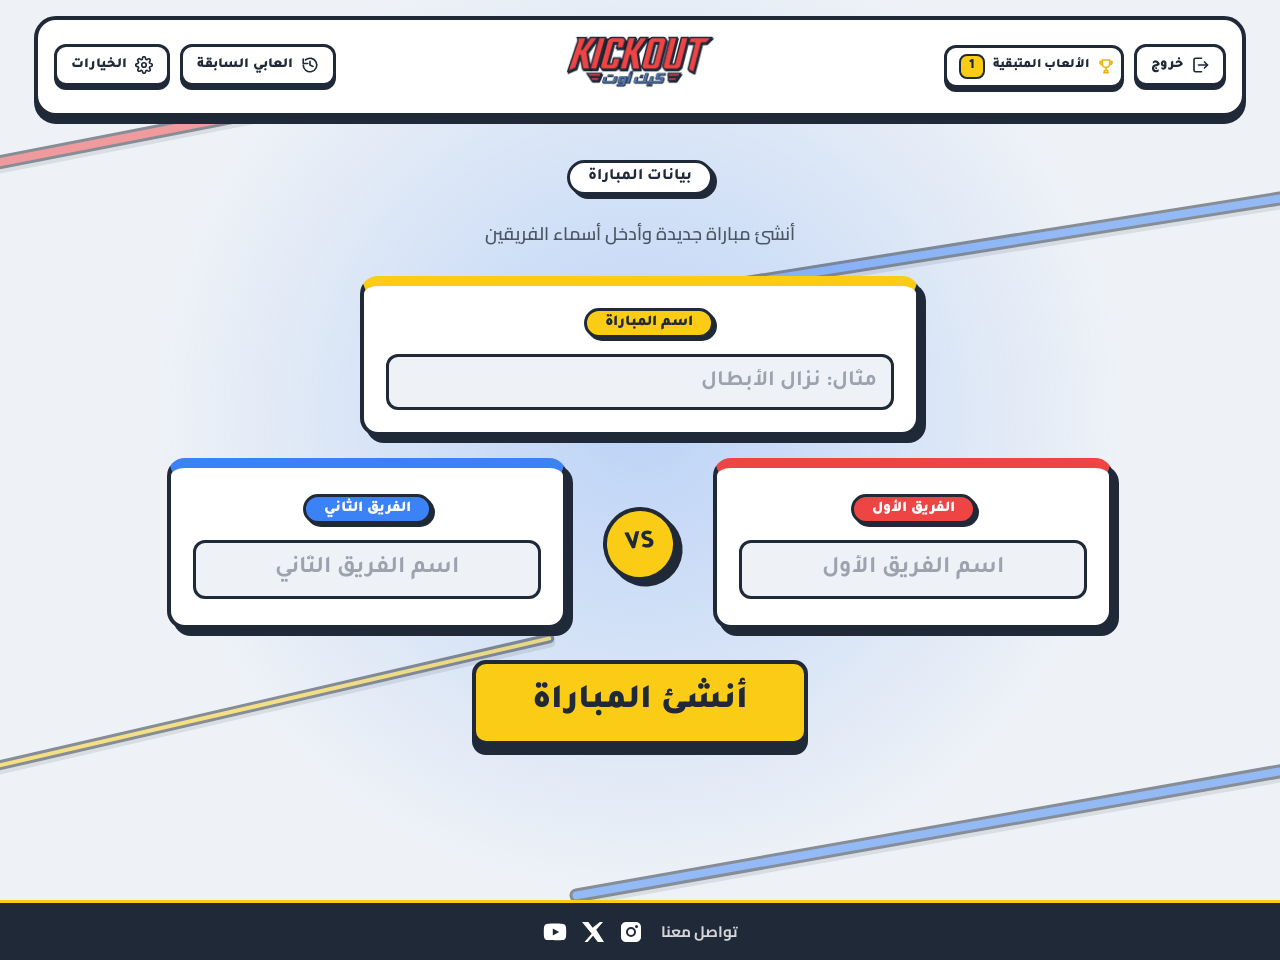
<file: GameUI/ui.html>
<!DOCTYPE html>
<html lang="ar" dir="rtl">

<head>
  <meta charset="UTF-8" />
  <meta name="viewport" content="width=device-width, initial-scale=1.0" />
  <title>كيك أوت — المباراة | KickOut</title>
  <meta name="description"
    content="كيك أوت — لعبة تحدي معلومات المصارعة. فريقان يتنافسان على لقب البطولة. لوحة تحكم احترافية على طراز برامج المسابقات." />
  <meta name="theme-color" content="#EEF2F7" />
  <link rel="preconnect" href="https://fonts.googleapis.com" />
  <link rel="preconnect" href="https://fonts.gstatic.com" crossorigin />
  <link
    href="https://fonts.googleapis.com/css2?family=Cairo:wght@400;600;700;900&family=Tajawal:wght@400;500;700;800;900&display=swap"
    rel="stylesheet" />
  <link rel="stylesheet" href="ui.css" />
</head>

<body data-screen="setup">

  <!-- Decorative arena background (shared across screens) -->
  <div class="bg-arena" aria-hidden="true">
    <div class="bg-glow"></div>
    <div class="rope rope--red bg-rope-1"></div>
    <div class="rope rope--blue bg-rope-2"></div>
    <div class="rope rope--yellow bg-rope-3"></div>
    <div class="rope rope--blue bg-rope-4"></div>
  </div>

  <!-- ============ GLOBAL FLOATING HEADER ============ -->
  <header class="hud">
    <div class="hud__inner">

      <!-- LEFT controls -->
      <div class="hud__group hud__group--start">
        <button class="hud-btn hud-btn--ghost" id="exitBtn" type="button">
          <span class="hud-btn__icon" aria-hidden="true">
            <svg viewBox="0 0 24 24" fill="none" stroke="currentColor" stroke-width="2.2" stroke-linecap="round"
              stroke-linejoin="round">
              <path d="M14 21H6a2 2 0 0 1-2-2V5a2 2 0 0 1 2-2h8" />
              <path d="M18 16l4-4-4-4" />
              <path d="M22 12H10" />
            </svg>
          </span>
          <span class="hud-btn__label">خروج</span>
        </button>

        <button class="hud-btn hud-btn--danger hud-btn--match" id="finishBtn" type="button">
          <span class="hud-btn__icon" aria-hidden="true">
            <svg viewBox="0 0 24 24" fill="none" stroke="currentColor" stroke-width="2.2" stroke-linecap="round"
              stroke-linejoin="round">
              <path d="M4 21V4" />
              <path d="M4 4h11l-1.5 3L15 10H4" />
            </svg>
          </span>
          <span class="hud-btn__label">إنهاء المباراة</span>
        </button>

        <div class="hud-stat" id="remainingGames" title="الألعاب المتبقية">
          <span class="hud-stat__icon" aria-hidden="true">
            <svg viewBox="0 0 24 24" fill="none" stroke="currentColor" stroke-width="2.2" stroke-linecap="round"
              stroke-linejoin="round">
              <path d="M7 4h10v5a5 5 0 0 1-10 0V4Z" />
              <path d="M7 6H4v1a3 3 0 0 0 3 3M17 6h3v1a3 3 0 0 1-3 3" />
              <path d="M12 14v4M9 21h6M9.5 21l.5-3h4l.5 3" />
            </svg>
          </span>
          <span class="hud-stat__label">الألعاب المتبقية</span>
          <span class="hud-stat__value" id="remainingGamesValue">1</span>
        </div>
      </div>

      <!-- CENTER logo -->
      <button class="hud__logo" id="hudHome" type="button" aria-label="العودة إلى البداية">
        <span class="logo">
          <img class="logo__kick" src="logo-1-06.png" alt="Kick" />
        </span>
      </button>

      <!-- RIGHT controls -->
      <div class="hud__group hud__group--end">
        <button class="hud-btn hud-btn--turn hud-btn--match" id="switchTurnBtn" type="button">
          <span class="hud-btn__icon" aria-hidden="true">
            <svg viewBox="0 0 24 24" fill="none" stroke="currentColor" stroke-width="2.2" stroke-linecap="round"
              stroke-linejoin="round">
              <path d="M3 12a9 9 0 0 1 15-6.7L21 8" />
              <path d="M21 3v5h-5" />
              <path d="M21 12a9 9 0 0 1-15 6.7L3 16" />
              <path d="M3 21v-5h5" />
            </svg>
          </span>
          <span class="hud-btn__label">تبديل الدور</span>
        </button>

        <button class="hud-btn hud-btn--ghost" id="previousGamesBtn" type="button">
          <span class="hud-btn__icon" aria-hidden="true">
            <svg viewBox="0 0 24 24" fill="none" stroke="currentColor" stroke-width="2.2" stroke-linecap="round"
              stroke-linejoin="round">
              <path d="M3 12a9 9 0 1 0 3-6.7" />
              <polyline points="3 4 3 10 9 10" />
              <polyline points="12 7 12 12 16 14" />
            </svg>
          </span>
          <span class="hud-btn__label">العابي السابقة</span>
        </button>

        <button class="hud-btn hud-btn--ghost" id="settingsBtn" type="button">
          <span class="hud-btn__icon" aria-hidden="true">
            <svg viewBox="0 0 24 24" fill="none" stroke="currentColor" stroke-width="2.2" stroke-linecap="round"
              stroke-linejoin="round">
              <circle cx="12" cy="12" r="3" />
              <path
                d="M19.4 15a1.65 1.65 0 0 0 .33 1.82l.06.06a2 2 0 1 1-2.83 2.83l-.06-.06a1.65 1.65 0 0 0-1.82-.33 1.65 1.65 0 0 0-1 1.51V21a2 2 0 0 1-4 0v-.09A1.65 1.65 0 0 0 9 19.4a1.65 1.65 0 0 0-1.82.33l-.06.06a2 2 0 1 1-2.83-2.83l.06-.06a1.65 1.65 0 0 0 .33-1.82 1.65 1.65 0 0 0-1.51-1H3a2 2 0 0 1 0-4h.09A1.65 1.65 0 0 0 4.6 9a1.65 1.65 0 0 0-.33-1.82l-.06-.06a2 2 0 1 1 2.83-2.83l.06.06a1.65 1.65 0 0 0 1.82.33H9a1.65 1.65 0 0 0 1-1.51V3a2 2 0 0 1 4 0v.09a1.65 1.65 0 0 0 1 1.51 1.65 1.65 0 0 0 1.82-.33l.06-.06a2 2 0 1 1 2.83 2.83l-.06.06a1.65 1.65 0 0 0-.33 1.82V9a1.65 1.65 0 0 0 1.51 1H21a2 2 0 0 1 0 4h-.09a1.65 1.65 0 0 0-1.51 1Z" />
            </svg>
          </span>
          <span class="hud-btn__label">الخيارات</span>
        </button>

      </div>

    </div>
  </header>

  <main class="stage" id="stage">

    <!-- ============ SCREEN 1: MATCH CREATION ============ -->
    <section class="screen screen--setup is-active" id="screen-setup" aria-label="إنشاء مباراة جديدة">
      <div class="setup">
        <span class="eyebrow">بيانات المباراة</span>
        <p class="screen-sub setup__lead">أنشئ مباراة جديدة وأدخل أسماء الفريقين</p>

        <div class="match-name">
          <span style="margin-right: 180px;
                       color: var(--black);
                       background-color: var(--yellow);" class="team-input__badge">اسم المباراة</span>
          <input class="match-name__field" id="matchName" type="text" maxlength="40" placeholder="مثال: نزال الأبطال"
            autocomplete="off" />
        </div>

        <div class="versus">
          <div class="team-input team-input--red">
            <span class="team-input__badge">الفريق الأول</span>
            <input class="team-input__field" id="team1Name" type="text" maxlength="18" placeholder="اسم الفريق الأول"
              autocomplete="off" />
          </div>

          <div class="vs-badge" aria-hidden="true"><span>VS</span></div>

          <div class="team-input team-input--blue">
            <span class="team-input__badge">الفريق الثاني</span>
            <input class="team-input__field" id="team2Name" type="text" maxlength="18" placeholder="اسم الفريق الثاني"
              autocomplete="off" />
          </div>
        </div>

        <p class="form-error" id="setupError" role="alert" hidden></p>

        <button class="btn btn--xl setup__go" id="startBtn" type="button">
          <span class="btn__face">أنشئ المباراة</span>
        </button>
      </div>
    </section>

    <!-- ============ SCREEN 2: CATEGORY SELECTION ============ -->
    <section class="screen screen--categories" id="screen-categories" aria-label="اختيار التصنيفات" hidden>
      <div class="categories">
        <span class="eyebrow" id="pickEyebrow">دور الفريق الأول</span>
        <h2 class="screen-title">
          <span class="pick-team" id="pickTeamName">الفريق الأول</span>
          يختار تصنيفين
        </h2>

        <div class="pick-counter">
          <span class="pick-counter__label">تم الاختيار</span>
          <span class="pick-counter__value"><span id="pickCount">0</span> / 2</span>
        </div>

        <!-- genre filter bar -->
        <div class="filter-bar" id="filterBar" role="tablist" aria-label="تصفية التصنيفات"></div>

        <div class="cat-grid" id="catGrid"><!-- category cards injected by JS --></div>
      </div>
    </section>

    <!-- ============ SCREEN 3: QUESTION BOARD ============ -->
    <section class="screen screen--board" id="screen-board" aria-label="لوحة اللعب" hidden>

      <!-- Team control panels -->
      <div class="scoreboard">
        <div class="control-panel control-panel--red" id="scoreTeam1">
          <div class="control-panel__top">
            <span class="control-panel__name" id="sbName1">الفريق الأول</span>
            <span class="control-panel__turn" id="sbTurn1">دور اللعب</span>
          </div>
          <span class="control-panel__points" id="sbScore1">0</span>
          <div class="control-panel__adjust" data-team="0">
            <button class="adj-btn adj-btn--minus" type="button" data-delta="-400">-400</button>
            <button class="adj-btn adj-btn--minus" type="button" data-delta="-100">-100</button>
            <button class="adj-btn adj-btn--plus" type="button" data-delta="100">+100</button>
            <button class="adj-btn adj-btn--plus" type="button" data-delta="400">+400</button>
          </div>

        </div>

        <div class="score-center">
          <span class="score-center__match" id="centerMatchName">المباراة</span>
          <img class="score-center__logo" src="logo-1-07.png" alt="KickOut" />
          <span class="score-center__meta"><span id="questionsLeft">24</span> سؤال متبقٍ</span>
        </div>

        <div class="control-panel control-panel--blue" id="scoreTeam2">
          <div class="control-panel__top">
            <span class="control-panel__name" id="sbName2">الفريق الثاني</span>
            <span class="control-panel__turn" id="sbTurn2">دور اللعب</span>
          </div>
          <span class="control-panel__points" id="sbScore2">0</span>
          <div class="control-panel__adjust" data-team="1">
            <button class="adj-btn adj-btn--minus" type="button" data-delta="-400">-400</button>
            <button class="adj-btn adj-btn--minus" type="button" data-delta="-100">-100</button>
            <button class="adj-btn adj-btn--plus" type="button" data-delta="100">+100</button>
            <button class="adj-btn adj-btn--plus" type="button" data-delta="400">+400</button>
          </div>

        </div>
      </div>

      <div class="board-grid" id="boardGrid"><!-- category panels injected by JS --></div>
    </section>

    <!-- ============ SCREEN 5: WINNER ============ -->
    <section class="screen screen--winner" id="screen-winner" aria-label="الفائز" hidden>
      <div class="confetti" id="confetti" aria-hidden="true"></div>
      <div class="winner">
        <span class="eyebrow eyebrow--gold">بطل النزال</span>
        <div class="trophy" aria-hidden="true">
          <div class="trophy__cup">
            <div class="trophy__handle trophy__handle--l"></div>
            <div class="trophy__handle trophy__handle--r"></div>
            <div class="trophy__star">★</div>
          </div>
          <div class="trophy__stem"></div>
          <div class="trophy__base"></div>
        </div>
        <h2 class="winner__title" id="winnerTitle">الفريق الأول</h2>
        <p class="winner__tag" id="winnerTag">بطل حلبة كيك أوت</p>

        <div class="winner__scores">
          <div class="winner__score winner__score--win" id="finalCard1">
            <span class="winner__score-name" id="finalName1">الفريق الأول</span>
            <span class="winner__score-points" id="finalScore1">0</span>
          </div>
          <div class="winner__score winner__score--lose" id="finalCard2">
            <span class="winner__score-name" id="finalName2">الفريق الثاني</span>
            <span class="winner__score-points" id="finalScore2">0</span>
          </div>
        </div>

        <div class="winner__actions">

          <button class="btn btn--lg btn--ghost" id="winnerMusicBtn" type="button">
            <span class="btn__face">
              <span id="winnerMusicIcon">
                <svg viewBox="0 0 24 24" fill="none" stroke="currentColor" stroke-width="2.2" stroke-linecap="round"
                  stroke-linejoin="round">
                  <polygon points="11 5 6 9 3 9 3 15 6 15 11 19 11 5"></polygon>
                  <path d="M15.5 8.5a5 5 0 0 1 0 7"></path>
                  <path d="M18.5 5.5a9 9 0 0 1 0 13"></path>
                </svg>
              </span>
            </span>
          </button>

          <button class="btn btn--lg btn--ghost" id="homeBtn" type="button">
            <span class="btn__face">الصفحة الرئيسية</span>
          </button>

        </div>
      </div>
    </section>

  </main>

  <!-- ============ FLOATING BOTTOM BAR ============ -->

  <div class="dock" id="dock" hidden>
    <div class="dock__inner">
      <button class="dock-btn dock-btn--primary is-disabled" id="dockNext" type="button" disabled>
        <svg viewBox="0 0 24 24" fill="none" stroke="currentColor" stroke-width="2.4" stroke-linecap="round"
          stroke-linejoin="round">
          <path d="M9 6l6 6-6 6" />
        </svg>
        <span>متابعة</span>
      </button>
      <span class="dock__hint" id="dockHint">اختر تصنيفين للمتابعة</span>
      <button class="dock-btn dock-btn--ghost" id="dockBack" type="button">
        <span>رجوع</span>
        <svg viewBox="0 0 24 24" fill="none" stroke="currentColor" stroke-width="2.4" stroke-linecap="round"
          stroke-linejoin="round">
          <path d="M15 6l-6 6 6 6" />
        </svg>


      </button>
    </div>
  </div>

  <!-- ============ SCREEN 4: QUESTION MODAL ============ -->
  <div class="modal" id="questionModal" hidden>
    <div class="modal__overlay" id="modalOverlay"></div>
    <div class="modal__box" role="dialog" aria-modal="true" aria-labelledby="modalQuestion">

      <!-- Countdown timer -->


      <div class="modal__top">
        <span class="modal__category" id="modalCategory">التصنيف</span>
        <div class="timer" id="timer">
          <span class="timer__display" id="timerDisplay">
            <span class="timer__icon" aria-hidden="true">
              <svg viewBox="0 0 24 24" fill="none" stroke="currentColor" stroke-width="2.2" stroke-linecap="round"
                stroke-linejoin="round">
                <circle cx="12" cy="13" r="8" />
                <path d="M12 9v4l2.5 2.5M9 2h6" />
              </svg>
            </span>
            <span id="timerTime">01:00</span>
          </span>
          <div class="timer__controls">
            <button class="timer-btn timer-btn--start" id="timerStart" type="button">
              <span class="timer-btn__icon" aria-hidden="true">
                <svg viewBox="0 0 24 24" fill="currentColor">
                  <path d="M7 5l12 7-12 7V5Z" />
                </svg>
              </span>
              <span id="timerStartLabel">ابدأ المؤقت</span>
            </button>
            <button class="timer-btn timer-btn--icon" id="timerRestart" type="button" aria-label="إعادة ضبط المؤقت"
              title="إعادة الضبط">
              <svg viewBox="0 0 24 24" fill="none" stroke="currentColor" stroke-width="2.2" stroke-linecap="round"
                stroke-linejoin="round">
                <path d="M3 12a9 9 0 1 0 3-6.7L3 8" />
                <path d="M3 3v5h5" />
              </svg>
            </button>
          </div>
        </div>
        <span class="modal__points" id="modalPoints">400</span>
      </div>


      <p class="modal__turn">دور <span id="modalTurnTeam">الفريق الأول</span></p>
      <div class="modal-helpers" id="modalHelpers"></div>

      <h3 class="modal__question" id="modalQuestion">نص السؤال هنا</h3>

      <div class="modal__answer" id="modalAnswer" hidden>
        <span class="modal__answer-label">الإجابة</span>
        <p class="modal__answer-text" id="modalAnswerText"></p>
      </div>

      <div class="modal__actions">
        <button class="qbtn qbtn--reveal" id="revealBtn" type="button">
          <span class="qbtn__icon" aria-hidden="true">
            <svg viewBox="0 0 24 24" fill="none" stroke="currentColor" stroke-width="2.2" stroke-linecap="round"
              stroke-linejoin="round">
              <path d="M2 12s3.5-7 10-7 10 7 10 7-3.5 7-10 7-10-7-10-7Z" />
              <circle cx="12" cy="12" r="3" />
            </svg>
          </span><span>اكشف الإجابة</span>
        </button>
        <button style="background-color: var(--red);" class="qbtn qbtn--right" id="rightBtn" type="button">

          </span><span>الفريق الأول</span>
        </button>
        <button style="background-color: var(--blue);" class="qbtn qbtn--wrong" id="wrongBtn" type="button">
          <span class="qbtn__icon" aria-hidden="true">

          </span><span>الفريق الثاني</span>
        </button>
        <button style="background-color: var(--white);" class="qbtn qbtn--reveal" id="skipBtn" type="button">
          <span class="qbtn__icon" aria-hidden="true">

          </span><span>لا احد</span>
        </button>
      </div>

      <button class="modal__back" id="backBtn" type="button">الرجوع إلى اللوحة</button>
    </div>
  </div>

  <!-- ============ CONFIRMATION DIALOG ============ -->
  <div class="modal modal--confirm" id="confirmModal" hidden>
    <div class="modal__overlay" id="confirmOverlay"></div>
    <div class="confirm-box" role="alertdialog" aria-modal="true" aria-labelledby="confirmTitle">
      <div class="confirm-box__icon" id="confirmIcon" aria-hidden="true">
        <svg viewBox="0 0 24 24" fill="none" stroke="currentColor" stroke-width="2.2" stroke-linecap="round"
          stroke-linejoin="round">
          <path d="M10.29 3.86 1.82 18a2 2 0 0 0 1.71 3h16.94a2 2 0 0 0 1.71-3L13.71 3.86a2 2 0 0 0-3.42 0Z" />
          <path d="M12 9v4M12 17h.01" />
        </svg>
      </div>
      <h3 class="confirm-box__title" id="confirmTitle">هل أنت متأكد؟</h3>
      <p class="confirm-box__text" id="confirmText"></p>
      <div class="confirm-box__actions">
        <button class="btn btn--md btn--ghost" id="confirmCancel" type="button">
          <span class="btn__face">إلغاء</span>
        </button>
        <button class="btn btn--md btn--danger" id="confirmOk" type="button">
          <span class="btn__face">تأكيد</span>
        </button>
      </div>
    </div>
  </div>

  <!-- ============ SETTINGS DIALOG (placeholder) ============ -->
  <div class="modal modal--settings" id="settingsModal" hidden>
    <div class="modal__overlay" id="settingsOverlay"></div>

    <div class="settings-window">

      <!-- Sidebar -->
      <aside class="settings-sidebar">

        <div class="settings-header">
          <h2>الإعدادات</h2>

          <button id="settingsClose" class="settings-close" type="button">
            ✕
          </button>
        </div>

        <button class="settings-tab is-active" data-tab="profile">
          <span>الحساب</span>
        </button>

        <button class="settings-tab" data-tab="subscription">
          <span>الألعاب المتبقية</span>
        </button>
        <button class="settings-tab" data-tab="history">
          <span>العابي السابقة</span>
        </button>

      </aside>

      <!-- Content -->
      <section class="settings-content">

        <!-- PROFILE -->
        <div class="settings-page is-active" id="page-profile">

          <h2>الحساب الشخصي</h2>

          <div class="settings-card">

            <div class="info-row">
              <span>الاسم</span>
              <strong>Mohammed Melhi</strong>
            </div>

            <div class="info-row">
              <span>البريد الإلكتروني</span>
              <strong>mohammed@example.com</strong>
            </div>

            <div class="info-row">
              <span>نوع الحساب</span>
              <strong>Host</strong>
            </div>

            <div class="info-row">
              <span>تاريخ التسجيل</span>
              <strong>25/07/2026</strong>
            </div>

          </div>

        </div>

        <!-- SUBSCRIPTION -->
        <div class="settings-page" id="page-subscription">

          <h2>رصيد الألعاب</h2>

          <div class="settings-card">

            <div class="games-left">

              <span>الألعاب المتبقية</span>

              <div class="games-count">
                1
              </div>

            </div>

          </div>

          <div class="buy-grid">

            <button class="ticket-card--yellow ticket-card">
              <span class="ticket-card__tag">GAME PASS</span>

              <h3>10 مباريات</h3>

              <div class="ticket-card__price">$5</div>

              <span class="ticket-card__buy">
                اشترِ الآن
              </span>
            </button>

            <button class="ticket-card ticket-card--red">
              <span class="ticket-card__tag">GAME PASS</span>

              <h3>10 مباريات</h3>

              <div class="ticket-card__price">$15</div>

              <span class="ticket-card__buy">
                اشترِ الآن
              </span>
            </button>

            <button class="ticket-card ticket-card--blue">
              <span class="ticket-card__tag">GAME PASS</span>

              <h3>10 مباريات</h3>

              <div class="ticket-card__price">$30</div>

              <span class="ticket-card__buy">
                اشترِ الآن
              </span>
            </button>

          </div>
        </div>

        <div class="settings-page" id="page-history">

          <h2>العابي السابقة</h2>

          <div class="history-list">

            <div class="history-card">
              <div>
                <h3>اليوم</h3>
                <small>25 يوليو 2026</small>
              </div>

              <div class="history-score">
                <strong>4200</strong>
                <span>الفريق الفائز</span>
              </div>
            </div>

            <div class="history-card">
              <div>
                <h3>الاستراحة </h3>
                <small>22 يوليو 2026</small>
              </div>

              <div class="history-score">
                <strong>3600</strong>
                <span>الفريق الفائز</span>
              </div>
            </div>

            <div class="history-card">
              <div>
                <h3>الكشتة </h3>
                <small>18 يوليو 2026</small>
              </div>

              <div class="history-score">
                <strong>5100</strong>
                <span>الفريق الفائز</span>
              </div>
            </div>

          </div>

        </div>

      </section>

    </div>

  </div>

  <footer class="global-footer">
    <span class="footer-text">تواصل معنا</span>

    <div class="footer-socials">

      <a href="#" target="_blank" aria-label="Instagram">
        <svg viewBox="0 0 24 24" fill="currentColor">
          <path
            d="M7 2C4.2 2 2 4.2 2 7v10c0 2.8 2.2 5 5 5h10c2.8 0 5-2.2 5-5V7c0-2.8-2.2-5-5-5H7zm10.5 3a1.5 1.5 0 110 3 1.5 1.5 0 010-3zM12 7a5 5 0 110 10 5 5 0 010-10zm0 2a3 3 0 100 6 3 3 0 000-6z" />
        </svg>
      </a>

      <a href="#" target="_blank" aria-label="X">
        <svg viewBox="0 0 24 24" fill="currentColor">
          <path d="M18.9 2H22l-6.8 7.8L23 22h-6.2l-4.8-6.2L6.6 22H3.5l7.2-8.2L1 2h6.3l4.3 5.7L18.9 2z" />
        </svg>
      </a>

      <a href="#" target="_blank" aria-label="YouTube">
        <svg viewBox="0 0 24 24" fill="currentColor">
          <path
            d="M23 7.5s-.2-1.7-.9-2.5c-.8-1-1.7-1-2.1-1.1C17.1 3.6 12 3.6 12 3.6h0s-5.1 0-8 .3c-.4.1-1.3.1-2.1 1.1C1.2 5.8 1 7.5 1 7.5S.8 9.5.8 11.5v1c0 2 .2 4 .2 4s.2 1.7.9 2.5c.8 1 1.9 1 2.4 1.1 1.8.2 7.7.3 7.7.3s5.1 0 8-.3c.4-.1 1.3-.1 2.1-1.1.7-.8.9-2.5.9-2.5s.2-2 .2-4v-1c0-2-.2-4-.2-4zM9.8 15.5v-7l6.4 3.5-6.4 3.5z" />
        </svg>
      </a>

    </div>
  </footer>

  <script src="ui.js"></script>
</body>

</html>
</file>
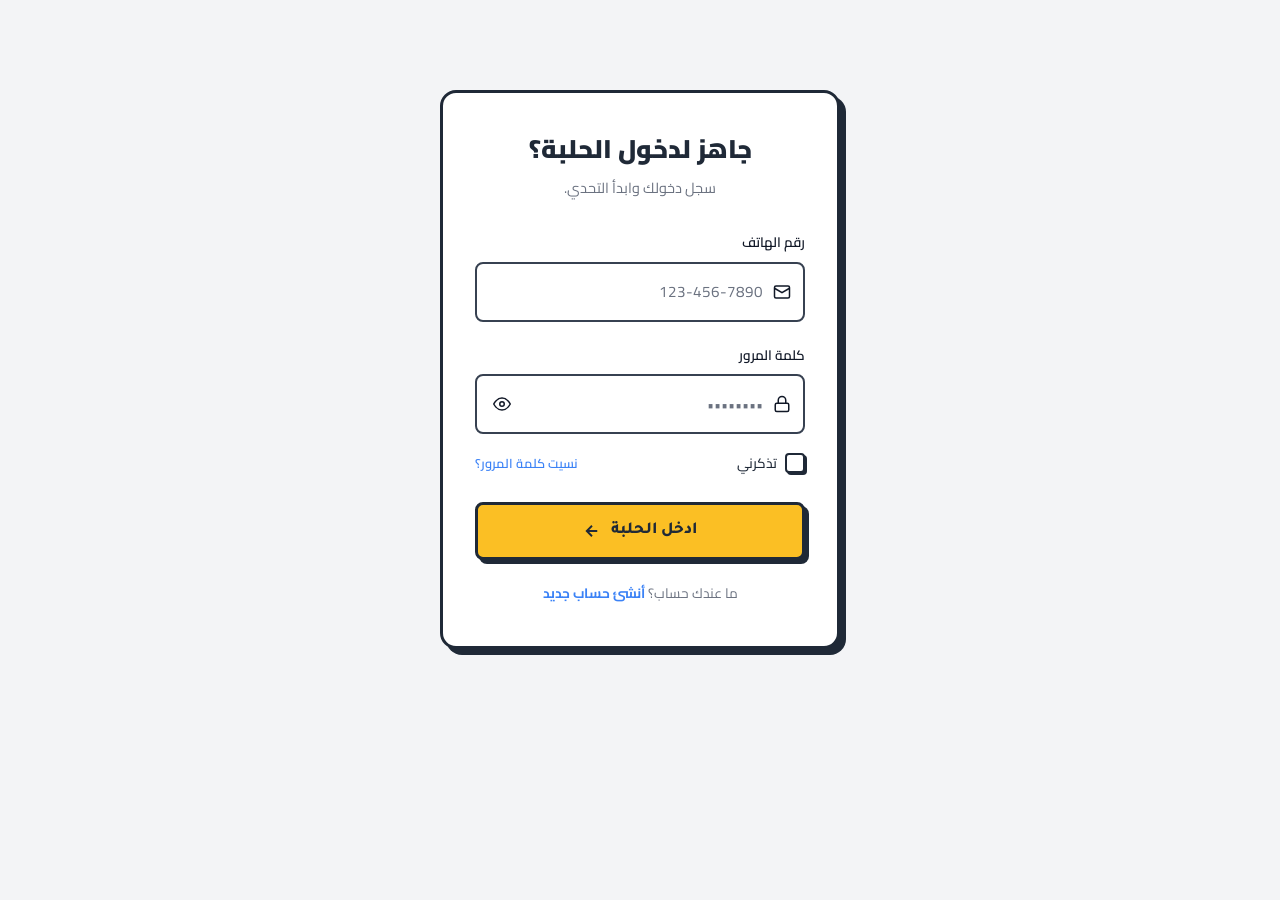
<file: Login/Login.html>
<!DOCTYPE html>
<html lang="ar" dir="rtl">

<head>
  <meta charset="UTF-8" />
  <meta name="viewport" content="width=device-width, initial-scale=1.0" />
  <title data-mgx-overview="title">KickOut — تسجيل الدخول</title>
  <link rel="preconnect" href="https://fonts.googleapis.com" />
  <link rel="preconnect" href="https://fonts.gstatic.com" crossorigin />
  <link
    href="https://fonts.googleapis.com/css2?family=Cairo:wght@400;600;700;800;900&family=Tajawal:wght@700;800;900&display=swap"
    rel="stylesheet" />
  <link rel="stylesheet" href="./LoginStyle.css" />
</head>

<body>
  <div class="login-page">
    <div class="login-side">
      <div class="auth-slider" id="authSlider">
        <div class="login-card card-reveal" id="loginCard">

          <!-- Heading -->
          <h1 class="login-heading">جاهز لدخول الحلبة؟</h1>

          <!-- Supporting text -->
          <p class="login-subtext">سجل دخولك وابدأ التحدي.</p>

          <!-- Form -->
          <form class="login-form" id="loginForm" novalidate>
            <!-- Email Field -->
            <div class="form-group">
              <label for="email" class="form-label">رقم الهاتف</label>
              <div class="input-wrapper">
                <svg class="input-icon" viewBox="0 0 24 24" fill="none" stroke="currentColor" stroke-width="2">
                  <rect x="2" y="4" width="20" height="16" rx="2" />
                  <path d="M22 7l-10 6L2 7" />
                </svg>
                <input type="tel" id="email" name="email" class="form-input" placeholder="123-456-7890" required>
              </div>
            </div>

            <!-- Password Field -->
            <div class="form-group">
              <label for="password" class="form-label">كلمة المرور</label>
              <div class="input-wrapper">
                <svg class="input-icon" viewBox="0 0 24 24" fill="none" stroke="currentColor" stroke-width="2">
                  <rect x="3" y="11" width="18" height="11" rx="2" />
                  <path d="M7 11V7a5 5 0 0110 0v4" />
                </svg>
                <input type="password" id="password" name="password" class="form-input" placeholder="••••••••" required>
                <button type="button" class="toggle-password" id="togglePassword" aria-label="إظهار كلمة المرور">
                  <svg class="eye-icon eye-open" viewBox="0 0 24 24" fill="none" stroke="currentColor" stroke-width="2">
                    <path d="M1 12s4-8 11-8 11 8 11 8-4 8-11 8-11-8-11-8z" />
                    <circle cx="12" cy="12" r="3" />
                  </svg>
                  <svg class="eye-icon eye-closed" viewBox="0 0 24 24" fill="none" stroke="currentColor"
                    stroke-width="2" style="display:none;">
                    <path d="M17.94 17.94A10.07 10.07 0 0112 20c-7 0-11-8-11-8a18.45 18.45 0 015.06-5.94" />
                    <path d="M9.9 4.24A9.12 9.12 0 0112 4c7 0 11 8 11 8a18.5 18.5 0 01-2.16 3.19" />
                    <line x1="1" y1="1" x2="23" y2="23" />
                  </svg>
                </button>
              </div>
            </div>

            <!-- Remember Me & Forgot Password -->
            <div class="form-options">
              <label class="checkbox-wrapper">
                <input type="checkbox" id="remember" name="remember" class="checkbox-input">
                <span class="checkbox-custom"></span>
                <span class="checkbox-label">تذكرني</span>
              </label>
              <a href="#" class="forgot-link">نسيت كلمة المرور؟</a>
            </div>

            <!-- Submit Button -->
            <button type="submit" class="btn-primary" id="submitBtn">
              <span class="btn-text">ادخل الحلبة</span>
              <svg class="btn-icon" viewBox="0 0 24 24" fill="none" stroke="currentColor" stroke-width="2.5">
                <path d="M5 12h14M12 5l7 7-7 7" />
              </svg>
            </button>
          </form>


          <!-- Create Account -->
          <p class="create-account">
            ما عندك حساب؟
            <a href="#" class="create-link">أنشئ حساب جديد</a>
          </p>
        </div>
        <div class="login-card register-card" id="registerCard">

          <h1 class="login-heading">أنشئ حساب جديد</h1>

          <p class="login-subtext">
            أنشئ حسابك وابدأ المنافسة.
          </p>

          <form class="login-form" id="registerForm" novalidate>

            <!-- Phone -->
            <div class="form-group">
              <label for="registerPhone" class="form-label">
                رقم الهاتف
              </label>

              <div class="input-wrapper">

                <svg class="input-icon" viewBox="0 0 24 24" fill="none" stroke="currentColor" stroke-width="2">
                  <rect x="2" y="4" width="20" height="16" rx="2" />
                  <path d="M22 7l-10 6L2 7" />
                </svg>

                <input type="tel" id="registerPhone" class="form-input" placeholder="123-456-7890" required>

              </div>
            </div>

            <!-- Password -->
            <div class="form-group">

              <label for="registerPassword" class="form-label">
                كلمة المرور
              </label>

              <div class="input-wrapper">

                <svg class="input-icon" viewBox="0 0 24 24" fill="none" stroke="currentColor" stroke-width="2">

                  <rect x="3" y="11" width="18" height="11" rx="2" />
                  <path d="M7 11V7a5 5 0 0110 0v4" />

                </svg>

                <input type="password" id="registerPassword" class="form-input" placeholder="••••••••" required>

              </div>

            </div>

            <!-- Confirm Password -->

            <div class="form-group">

              <label for="confirmPassword" class="form-label">
                تأكيد كلمة المرور
              </label>

              <div class="input-wrapper">

                <svg class="input-icon" viewBox="0 0 24 24" fill="none" stroke="currentColor" stroke-width="2">

                  <rect x="3" y="11" width="18" height="11" rx="2" />
                  <path d="M7 11V7a5 5 0 0110 0v4" />

                </svg>

                <input type="password" id="confirmPassword" class="form-input" placeholder="••••••••" required>

              </div>

            </div>

            <button type="submit" class="btn-primary">

              <span class="btn-text">
                إنشاء الحساب
              </span>

              <svg class="btn-icon" viewBox="0 0 24 24" fill="none" stroke="currentColor" stroke-width="2.5">

                <path d="M5 12h14M12 5l7 7-7 7" />

              </svg>

            </button>

          </form>

          <p class="create-account">

            لديك حساب بالفعل؟

            <a href="./Login/Login.html" class="back-to-login">
              تسجيل الدخول
            </a>

          </p>

        </div>

      </div>
    </div>
  </div>


  <script type="module" src="./LoginScript.js"></script>
</body>

</html>
</file>
<file: GameUI/ui.css>
/* ============================================================
   كيك أوت — KickOut | Game Interface
   Comic-arcade visual identity — host control panel.
   ============================================================ */

:root {
  --blue: #3B82F6;
  --blue-deep: #1D4ED8;
  --red: #EF4444;
  --red-deep: #DC2626;
  --green: #22C55E;
  --green-fade: rgba(6, 201, 77, 0.537);
  --green-deep: #16A34A;
  --yellow: #FACC15;
  --yellow-deep: #EAB308;
  --white: #FFFFFF;
  --ink: #1F2937;
  --ink-soft: #4B5563;
  --bg: #EEF2F7;
  --panel: #FFFFFF;
  --muted: #E5E7EB;
  --shadow-hard: #1F2937;
  --navy-deep: #111827;

  --font-display: 'Tajawal', 'Cairo', system-ui, sans-serif;
  --font-body: 'Cairo', system-ui, sans-serif;

  --radius: 18px;

  --hud-h: 88px;
  --dock-h: 82px;
}

* { margin: 0; padding: 0; box-sizing: border-box; }

html { background: var(--bg); }

body {
  font-family: var(--font-body);
  background: var(--bg);
  color: var(--ink);
  min-height: 100vh;
  overflow-x: hidden;
  -webkit-font-smoothing: antialiased;
}

button { font-family: var(--font-display); cursor: pointer; }
:focus-visible { outline: 4px dashed var(--blue); outline-offset: 3px; }

/* ============================================================
   DECORATIVE ARENA BACKGROUND
   ============================================================ */
.bg-arena { position: fixed; inset: 0; overflow: hidden; pointer-events: none; z-index: 0; }
.bg-glow {
  position: absolute; left: 50%; top: 46%;
  width: min(85vw, 1000px); height: min(85vw, 1000px);
  transform: translate(-50%, -50%); border-radius: 50%;
  background: radial-gradient(circle at center,
      rgba(59,130,246,0.28) 0%, rgba(59,130,246,0.14) 34%, rgba(59,130,246,0) 68%);
}
.rope {
  position: absolute; height: 14px; border-radius: 10px;
  border: 3px solid var(--ink); box-shadow: 0 4px 0 rgba(31,41,55,0.2); opacity: 0.5;
}
.rope--blue { background: var(--blue); }
.rope--red { background: var(--red); }
.rope--yellow { background: var(--yellow); height: 10px; }
.bg-rope-1 { top: 12%; left: -12%; width: 62%; transform: rotate(-11deg); }
.bg-rope-2 { top: 26%; right: -12%; width: 66%; transform: rotate(-9deg); }
.bg-rope-3 { bottom: 20%; left: -10%; width: 54%; transform: rotate(-13deg); }
.bg-rope-4 { bottom: 8%; right: -12%; width: 68%; transform: rotate(-10deg); }

/* ============================================================
   LOGO (text based)
   ============================================================ */
.logo {
  font-family: var(--font-display); font-weight: 900;
  font-size: 26px; letter-spacing: -0.5px; line-height: 1; white-space: nowrap;
}
.logo__kick { width:150px; height:auto; }
.logo__out  { color: var(--blue); -webkit-text-stroke: 1.5px var(--ink); }

/* ============================================================
   GLOBAL FLOATING HEADER (HUD)
   ============================================================ */
.hud {
  position: fixed; inset: 16px clamp(12px, 3vw, 34px) auto; z-index: 120;
  display: flex; justify-content: center; pointer-events: none;
}
.hud__inner {
  pointer-events: auto;
  width: 100%; max-width: 1240px;
  background: var(--white);
  border: 4px solid var(--ink);
  border-radius: 22px;
  box-shadow: 0 7px 0 0 var(--shadow-hard);
  padding: 10px 16px;
  display: grid;
  grid-template-columns: 1fr auto 1fr;
  align-items: center;
  gap: 12px;
}
.hud__group { display: flex; align-items: center; gap: 10px; flex-wrap: wrap; }
.hud__group--end { justify-content: flex-end; }
.hud__group--start { justify-content: flex-start; }
/* RTL: start group visually on the right of source order? keep logical */
.hud__logo { border: none; background: transparent; padding: 4px 8px; justify-self: center; }
.hud__logo .logo { font-size: clamp(22px, 2.4vw, 30px); }

/* Match-only controls hidden unless on board */
.hud-btn.hud-btn--match { display: none; }
body[data-screen="board"] .hud-btn.hud-btn--match { display: inline-flex; }

.hud-btn {
  display: inline-flex; align-items: center; gap: 8px;
  font-family: var(--font-display); font-weight: 900; font-size: 14px;
  color: var(--ink); background: var(--yellow);
  border: 3px solid var(--ink); border-radius: 12px;
  padding: 9px 14px; box-shadow: 0 4px 0 0 var(--shadow-hard);
  transform: translateY(-1px); transition: transform .1s ease, box-shadow .1s ease, filter .15s ease;
}
.hud-btn:hover, .hud-btn:active { transform: translateY(2px); box-shadow: 0 1px 0 0 var(--shadow-hard); }
.hud-btn__icon { width: 18px; height: 18px; display: grid; place-items: center; }
.hud-btn__icon svg { width: 18px; height: 18px; }
.hud-btn--ghost { background: var(--white); }
.hud-btn--danger { background: var(--red); color: var(--white); }
.hud-btn--turn { background: var(--blue); color: var(--white); }

.hud-stat {
  display: inline-flex; align-items: center; gap: 8px;
  font-family: var(--font-display); font-weight: 900; font-size: 13px; color: var(--ink);
  background: var(--white); border: 3px solid var(--ink); border-radius: 12px;
  padding: 6px 6px 6px 12px; box-shadow: 0 4px 0 0 var(--shadow-hard);
}
.hud-stat__icon { width: 18px; height: 18px; color: var(--yellow-deep); }
.hud-stat__icon svg { width: 18px; height: 18px; }
.hud-stat__label { white-space: nowrap; }
.hud-stat__value {
  min-width: 26px; text-align: center;
  background: var(--yellow); border: 2px solid var(--ink); border-radius: 8px;
  padding: 2px 8px; font-size: 14px;
}

/* ============================================================
   STAGE + SCREENS
   ============================================================ */
.stage { position: relative; z-index: 1; min-height: 100vh; }
.screen {
  min-height: 100vh;
  padding: calc(var(--hud-h) + 34px) clamp(16px, 4vw, 48px) calc(var(--dock-h) + 34px);
  display: flex; align-items: center; justify-content: center;
}
.screen[hidden] { display: none; }
.screen.is-active { animation: screen-in 0.45s cubic-bezier(0.16,1,0.3,1) both; }
@keyframes screen-in {
  from { opacity: 0; transform: translateY(22px) scale(0.985); }
  to { opacity: 1; transform: translateY(0) scale(1); }
}

/* ---------- Shared text bits ---------- */
.eyebrow {
  display: inline-block; font-family: var(--font-display); font-weight: 800;
  font-size: clamp(13px, 1.6vw, 16px);
  background: var(--white); border: 3px solid var(--ink); border-radius: 999px;
  padding: 5px 18px; box-shadow: 4px 4px 0 var(--shadow-hard); margin-bottom: 18px;
}
.eyebrow--gold { background: var(--yellow); }
.screen-title {
  font-family: var(--font-display); font-weight: 900;
  font-size: clamp(30px, 5vw, 58px); line-height: 1.04; color: var(--ink); text-wrap: balance;
}
.screen-sub {
  font-family: var(--font-body); font-weight: 600;
  font-size: clamp(14px, 2vw, 18px); color: var(--ink-soft); margin-top: 12px;
}

/* ============================================================
   ARCADE BUTTON
   ============================================================ */
.btn { position: relative; border: none; background: transparent; padding: 0; }
.btn__face {
  display: inline-block; background: var(--yellow); color: var(--ink);
  font-family: var(--font-display); font-weight: 900;
  border: 4px solid var(--ink); border-radius: 14px;
  transition: transform 0.1s ease, box-shadow 0.1s ease;
}
.btn--md .btn__face { font-size: clamp(15px, 2vw, 18px); padding: 12px 26px; box-shadow: 0 6px 0 0 var(--shadow-hard); transform: translateY(-2px); }
.btn--lg .btn__face { font-size: clamp(17px, 2.4vw, 24px); padding: 14px 34px; box-shadow: 0 8px 0 0 var(--shadow-hard); transform: translateY(-2px); }
.btn--xl .btn__face { font-size: clamp(22px, 3.4vw, 34px); padding: 18px 56px; box-shadow: 0 10px 0 0 var(--shadow-hard); transform: translateY(-3px); }
.btn:hover .btn__face, .btn:active .btn__face { transform: translateY(2px); box-shadow: 0 2px 0 0 var(--shadow-hard); }
.btn--ghost .btn__face { background: var(--white); }
.btn--danger .btn__face { background: var(--red); color: var(--white); }
.btn.is-disabled .btn__face, .btn:disabled .btn__face {
  background: var(--muted); color: var(--ink-soft);
  transform: translateY(0); box-shadow: 0 5px 0 0 rgba(31,41,55,0.35); cursor: not-allowed;
}

/* ============================================================
   SCREEN 1 — MATCH CREATION
   ============================================================ */
.setup { text-align: center; width: 100%; max-width: 1000px; }
.setup__lead { margin-top: 4px; margin-bottom: 8px; }
.match-name {
  margin: 26px auto 8px; max-width: 560px; text-align: right;
  background: var(--white); border: 4px solid var(--ink); border-radius: var(--radius);
  box-shadow: 6px 7px 0 var(--shadow-hard); padding: 18px 22px 22px;
  border-top: 10px solid var(--yellow);
}
.match-name__label {
  display: block; font-family: var(--font-display); font-weight: 900;
  font-size: 15px; margin-bottom: 10px;
}
.match-name__field {
  width: 100%; font-family: var(--font-display); font-weight: 800;
  font-size: clamp(17px, 2.2vw, 22px); text-align: right; color: var(--ink);
  background: var(--bg); border: 3px solid var(--ink); border-radius: 12px; padding: 12px 14px; outline: none;
}
.match-name__field::placeholder { color: #9CA3AF; font-weight: 700; }
.match-name__field:focus { background: var(--white); box-shadow: inset 0 0 0 3px var(--yellow); }

.versus {
  margin-top: 22px; display: flex; align-items: center; justify-content: center;
  gap: clamp(16px, 3vw, 36px); flex-wrap: wrap;
}
.team-input {
  flex: 1 1 320px; max-width: 400px; background: var(--white);
  border: 4px solid var(--ink); border-radius: var(--radius);
  box-shadow: 6px 7px 0 var(--shadow-hard); padding: 22px 22px 26px;
  text-align: center; position: relative; transition: transform 0.2s ease;
}
.team-input:focus-within { transform: translateY(-4px); }
.team-input--red { border-top: 10px solid var(--red); }
.team-input--blue { border-top: 10px solid var(--blue); }
.team-input__badge {
  display: inline-block; font-family: var(--font-display); font-weight: 900;
  font-size: 15px; color: var(--white); border: 3px solid var(--ink); border-radius: 999px;
  padding: 3px 18px; box-shadow: 3px 3px 0 var(--shadow-hard); margin-bottom: 16px;
}
.team-input--red .team-input__badge { background: var(--red); }
.team-input--blue .team-input__badge { background: var(--blue); }
.team-input__field {
  width: 100%; font-family: var(--font-display); font-weight: 800;
  font-size: clamp(18px, 2.4vw, 24px); text-align: center; color: var(--ink);
  background: var(--bg); border: 3px solid var(--ink); border-radius: 12px; padding: 12px 14px; outline: none;
}
.team-input__field::placeholder { color: #9CA3AF; font-weight: 700; }
.team-input__field:focus { background: var(--white); box-shadow: inset 0 0 0 3px var(--yellow); }

.vs-badge {
  flex: 0 0 auto; width: 74px; height: 74px; display: grid; place-items: center;
  background: var(--yellow); border: 4px solid var(--ink); border-radius: 50%;
  box-shadow: 5px 6px 0 var(--shadow-hard);
  font-family: var(--font-display); font-weight: 900; font-size: 26px; color: var(--ink); transform: rotate(-6deg);
}
.form-error {
  margin-top: 20px; font-family: var(--font-display); font-weight: 800; color: var(--red-deep);
  background: var(--white); display: inline-block; border: 3px solid var(--red);
  border-radius: 12px; padding: 8px 18px; box-shadow: 3px 3px 0 var(--shadow-hard);
}
.form-error[hidden] { display: none; }
.setup__go { margin-top: 34px; }

/* ============================================================
   SCREEN 2 — CATEGORIES
   ============================================================ */
.categories { text-align: center; width: 100%; max-width: 1160px; }
.pick-team { color: var(--red); }
.pick-team.is-blue { color: var(--blue); }
.pick-counter {
  margin-top: 20px; display: inline-flex; align-items: center; gap: 12px;
  background: var(--white); border: 3px solid var(--ink); border-radius: 999px;
  padding: 6px 8px 6px 20px; box-shadow: 4px 4px 0 var(--shadow-hard);
}
.pick-counter__label { font-family: var(--font-display); font-weight: 800; font-size: 15px; }
.pick-counter__value {
  font-family: var(--font-display); font-weight: 900; font-size: 16px;
  background: var(--yellow); border: 3px solid var(--ink); border-radius: 999px; padding: 4px 16px;
}

/* genre filter bar */
.filter-bar {
  margin: 26px auto 4px; display: flex; flex-wrap: wrap; gap: 10px; justify-content: center;
}
.filter-chip {
  font-family: var(--font-display); font-weight: 900; font-size: 14px; color: var(--ink);
  background: var(--white); border: 3px solid var(--ink); border-radius: 999px;
  padding: 8px 18px; box-shadow: 0 4px 0 0 var(--shadow-hard); transform: translateY(-1px);
  transition: transform .1s ease, box-shadow .1s ease, background .15s ease, color .15s ease;
}
.filter-chip:hover { transform: translateY(1px); box-shadow: 0 2px 0 0 var(--shadow-hard); }
.filter-chip.is-active { background: var(--ink); color: var(--white); }

.cat-grid {
  margin: 26px 0 10px; display: grid; grid-template-columns: repeat(4, 1fr);
  gap: clamp(16px, 2vw, 24px);
}
.cat-card {
  position: relative; background: var(--white); border: 4px solid var(--ink);
  border-radius: var(--radius); box-shadow: 6px 7px 0 var(--shadow-hard);
  padding: 30px 20px 26px; text-align: center; min-height: 240px;
  display: flex; flex-direction: column; align-items: center; gap: 8px;
  transition: transform 0.16s cubic-bezier(0.16,1,0.3,1), box-shadow 0.16s ease; overflow: hidden;
}
.cat-card::before { content: ""; position: absolute; inset: 0 0 auto 0; height: 8px; background: var(--accent, var(--yellow)); }
.cat-card:hover { transform: translateY(-6px) rotate(-1deg); box-shadow: 8px 12px 0 var(--shadow-hard); }
.cat-card__icon {
  width: 74px; height: 74px; margin: 6px auto 6px; display: grid; place-items: center;
  background: var(--accent, var(--yellow)); border: 3px solid var(--ink); border-radius: 18px;
  box-shadow: 3px 3px 0 var(--shadow-hard); color: var(--ink);
}
.cat-card__icon svg { width: 40px; height: 40px; display: block; }
.cat-card__name { font-family: var(--font-display); font-weight: 900; font-size: clamp(18px, 1.9vw, 22px); }
.cat-card__desc { font-family: var(--font-body); font-weight: 600; font-size: 14px; color: var(--ink-soft); line-height: 1.5; text-wrap: balance; }
.cat-card__check {
  position: absolute; top: 12px; left: 12px; width: 32px; height: 32px; display: grid; place-items: center;
  background: var(--yellow); color: var(--ink); border: 3px solid var(--ink); border-radius: 50%;
  box-shadow: 2px 2px 0 var(--shadow-hard); font-weight: 900; font-size: 16px;
  transform: scale(0); transition: transform 0.2s cubic-bezier(0.16,1,0.3,1);
}
.cat-card.is-selected {
  box-shadow: 0 0 0 4px var(--yellow), 8px 12px 0 var(--shadow-hard);
  transform: translateY(-6px) scale(1.02); background: #FFFDF3;
}
.cat-card.is-selected .cat-card__check { transform: scale(1); }
.cat-card.is-taken { opacity: 0.5; filter: grayscale(0.5); pointer-events: none; }
.cat-card.is-taken::after {
  content: "اختير"; position: absolute; inset: auto 0 0 0;
  font-family: var(--font-display); font-weight: 900; font-size: 12px;
  background: var(--ink); color: var(--white); padding: 4px 0;
}

/* ============================================================
   SCREEN 3 — BOARD
   ============================================================ */
.screen--board { align-items: flex-start; flex-direction: column; max-width: 1240px; margin: 0 auto; }
.scoreboard {
  width: 100%; display: grid; grid-template-columns: 1fr auto 1fr;
  align-items: stretch; gap: clamp(12px, 1.6vw, 20px); margin-bottom: clamp(20px, 3vh, 30px);
}
.control-panel {
  background: var(--white); border: 4px solid var(--ink); border-radius: var(--radius);
  box-shadow: 0 7px 0 0 var(--shadow-hard); padding: 16px 18px 18px;
  display: flex; flex-direction: column; gap: 12px; position: relative; overflow: hidden;
  transition: transform 0.2s ease;
}
.control-panel--red { border-bottom: 10px solid var(--red); }
.control-panel--blue { border-bottom: 10px solid var(--blue); }
.control-panel__top { display: flex; align-items: center; justify-content: space-between; gap: 10px; }
.control-panel__name { font-family: var(--font-display); font-weight: 900; font-size: clamp(16px, 2vw, 22px); }
.control-panel__turn {
  font-family: var(--font-display); font-weight: 900; font-size: 12px;
  background: var(--yellow); color: var(--ink); border: 2px solid var(--ink); border-radius: 999px;
  padding: 3px 12px; opacity: 0; transform: translateY(-2px); transition: opacity .2s ease, transform .2s ease;
}
.control-panel.is-turn .control-panel__turn { opacity: 1; transform: translateY(0); }
.control-panel.is-turn { transform: translateY(-4px); }
.control-panel--red.is-turn { box-shadow: 0 7px 0 0 var(--shadow-hard), 0 0 0 4px var(--red); }
.control-panel--blue.is-turn { box-shadow: 0 7px 0 0 var(--shadow-hard), 0 0 0 4px var(--blue); }
.control-panel__points {
  font-family: var(--font-display); font-weight: 900; font-size: clamp(40px, 6vw, 60px);
  line-height: 1; color: var(--ink); text-align: center;
}
.control-panel__points.is-bumping { animation: score-bump 0.55s cubic-bezier(0.16,1,0.3,1); }
@keyframes score-bump { 0%{transform:scale(1);} 35%{transform:scale(1.3); color: var(--yellow-deep);} 100%{transform:scale(1);} }

.control-panel__adjust { display: grid; grid-template-columns: repeat(4, 1fr); gap: 6px; }
.adj-btn {
  font-family: var(--font-display); font-weight: 900; font-size: 14px; color: var(--ink);
  border: 3px solid var(--ink); border-radius: 10px; padding: 8px 4px;
  box-shadow: 0 4px 0 0 var(--shadow-hard); transform: translateY(-1px);
  transition: transform .1s ease, box-shadow .1s ease;
}
.adj-btn:hover, .adj-btn:active { transform: translateY(2px); box-shadow: 0 1px 0 0 var(--shadow-hard); }
.adj-btn--plus { background: var(--green-fade); color: var(--black); }
.adj-btn--minus { background: var(--white); }

.control-panel__helpers { display: flex; gap: 10px; justify-content: center; }
.helper-btn {
  width: 44px; height: 44px; display: grid; place-items: center;
  background: var(--yellow); border: 3px solid var(--ink); border-radius: 12px;
  box-shadow: 0 4px 0 0 var(--shadow-hard); color: var(--ink); transform: translateY(-1px);
  transition: transform .1s ease, box-shadow .1s ease, filter .2s ease;
}
.helper-btn svg { width: 22px; height: 22px; }
.helper-btn:hover:not(.is-used), .helper-btn:active:not(.is-used) { transform: translateY(2px); box-shadow: 0 1px 0 0 var(--shadow-hard); }
.helper-btn.is-used {
  background: var(--muted); color: #9CA3AF; box-shadow: 0 3px 0 0 rgba(31,41,55,0.25);
  transform: translateY(0); cursor: not-allowed; filter: grayscale(1);
}

.score-center {
  display: flex; flex-direction: column; align-items: center; justify-content: center; gap: 6px;
  background: var(--ink); color: var(--white); border: 4px solid var(--ink); border-radius: var(--radius);
  box-shadow: 0 7px 0 0 var(--shadow-hard); padding: 12px clamp(14px, 2vw, 26px); min-width: 150px;
}
.score-center__match {
  font-family: var(--font-display); font-weight: 800; font-size: 20px;
  color: var(--ink); background: var(--white); border-radius: 999px; padding: 2px 12px;
  max-width: 160px; overflow: hidden; text-overflow: ellipsis; white-space: nowrap;
}
.score-center__logo { width: 150px; height: auto; }
.score-center__logo .logo__kick, .score-center__logo .logo__out { -webkit-text-stroke: 1px var(--white); }
.score-center__meta {
  font-family: var(--font-display); font-weight: 800; font-size: 20px;
  background: var(--yellow); color: var(--ink); border-radius: 999px; padding: 2px 12px; white-space: nowrap;
}

.board-grid { width: 100%; display: grid; grid-template-columns: repeat(4, 1fr); gap: clamp(12px, 1.6vw, 18px); }
.cat-panel {
  background: var(--white); border: 4px solid var(--ink); border-radius: var(--radius);
  box-shadow: 6px 7px 0 var(--shadow-hard); overflow: hidden; display: flex; flex-direction: column;
}
.cat-panel__head {
  background: var(--accent, var(--yellow)); border-bottom: 4px solid var(--ink);
  padding: 12px 10px; display: flex; align-items: center; justify-content: center; gap: 8px; min-height: 66px;
}
.cat-panel__icon { width: 24px; height: 24px; display: grid; place-items: center; }
.cat-panel__icon svg { width: 24px; height: 24px; }
.cat-panel__title { font-family: var(--font-display); font-weight: 900; font-size: clamp(14px, 1.5vw, 18px); text-align: center; }
.cat-panel__body { padding: 12px; display: flex; flex-direction: column; gap: 10px; }

.qbtn-cell {
  position: relative; border: 3px solid var(--ink); background: var(--bg); border-radius: 12px;
  padding: 13px 10px; font-family: var(--font-display); font-weight: 900;
  font-size: clamp(19px, 2.2vw, 26px); color: var(--ink);
  box-shadow: 0 5px 0 0 var(--shadow-hard); transform: translateY(-1px);
  transition: transform 0.1s ease, box-shadow 0.1s ease, background 0.2s ease;
}
.qbtn-cell:hover:not(:disabled) { transform: translateY(2px); box-shadow: 0 2px 0 0 var(--shadow-hard); background: var(--yellow); }
.qbtn-cell:disabled {
  background: var(--muted); color: #9CA3AF; box-shadow: 0 3px 0 0 rgba(31,41,55,0.25);
  transform: translateY(0); cursor: not-allowed; text-decoration: line-through;
}
.qbtn-cell.is-used::after {
  position: absolute; inset: 0; display: grid; place-items: center;
  font-size: 13px; letter-spacing: 1px; background: rgba(31,41,55,0.06); color: var(--ink-soft); text-decoration: none;
}

/* ============================================================
   FLOATING BOTTOM BAR (DOCK)
   ============================================================ */
.dock {
  position: fixed;
  left: 50%;
  bottom: 16px;
  transform: translateX(-50%);
  z-index: 120;
  pointer-events: none;
}

.dock__inner {
  pointer-events: auto;

  /* Instead of width:100% */
  width: fit-content;
  min-width: 700px;      /* adjust as needed */
  max-width: 900px;

  background: var(--white);
  border: 4px solid var(--ink);
  border-radius: 18px;   /* slightly smaller */
  box-shadow: 0 6px 0 var(--shadow-hard);

  padding: 8px 14px;     /* was 12px 18px */

  display: flex;
  align-items: center;
  gap: 12px;
}
.dock[hidden] { display: none; }

.dock__hint { font-family: var(--font-display); font-weight: 800; font-size: 14px; color: var(--ink-soft); text-align: center; flex: 1; }
.dock-btn {
  display: inline-flex; align-items: center; gap: 8px;
  font-family: var(--font-display); font-weight: 900; font-size: clamp(15px, 2vw, 18px);
  color: var(--ink); background: var(--white); border: 4px solid var(--ink); border-radius: 14px;
  padding: 12px 26px; box-shadow: 0 6px 0 0 var(--shadow-hard); transform: translateY(-2px);
  transition: transform .1s ease, box-shadow .1s ease;
}
.dock-btn {
  padding: 10px 20px;   /* was 12px 26px */

  font-size: 16px;      /* was clamp(...) */

  border-radius: 12px;

  box-shadow: 0 5px 0 var(--shadow-hard);
}
.dock__hint {
  font-size: 13px;
  padding: 0 20px;
}
.dock-btn svg { width: 18px; height: 18px; }
.dock-btn:hover, .dock-btn:active { transform: translateY(2px); box-shadow: 0 2px 0 0 var(--shadow-hard); }
.dock-btn--primary { background: var(--yellow); }
.dock-btn.is-disabled, .dock-btn:disabled {
  background: var(--muted); color: var(--ink-soft);
  transform: translateY(0); box-shadow: 0 5px 0 0 rgba(31,41,55,0.35); cursor: not-allowed;
}

/* ============================================================
   SCREEN 4 — QUESTION MODAL
   ============================================================ */
.modal { position: fixed; inset: 0; z-index: 200; display: flex; align-items: center; justify-content: center; padding: 20px; }
.modal[hidden] { display: none; }
.modal__overlay { position: absolute; inset: 0; background: rgba(31,41,55,0.72); }
.modal__box {
  position: relative; width: 100%; max-width: 800px; max-height: 92vh; overflow-y: auto;
  background: var(--white); border: 5px solid var(--ink); border-radius: 26px;
  box-shadow: 0 14px 0 0 var(--shadow-hard); padding: clamp(20px, 3.4vw, 36px); text-align: center;
  animation: modal-in 0.35s cubic-bezier(0.16,1,0.3,1) both;
}
@keyframes modal-in { from { opacity: 0; transform: translateY(30px) scale(0.94); } to { opacity: 1; transform: translateY(0) scale(1); } }

/* timer */
.timer {
  display: flex; align-items: center; justify-content: center; gap: 14px; flex-wrap: wrap;
  margin-bottom: 18px; padding-bottom: 18px;
}
.timer__display {
  display: inline-flex; align-items: center; gap: 8px;
  font-family: var(--font-display); font-weight: 900; font-size: clamp(30px, 5vw, 44px); color: var(--ink);
  background: var(--bg); border: 4px solid var(--ink); border-radius: 16px;
  padding: 6px 20px; box-shadow: 0 5px 0 0 var(--shadow-hard); min-width: 150px; justify-content: center;
  transition: background .2s ease, color .2s ease, border-color .2s ease;
}
.timer__display{
    height:60px;
    min-width:190px;

    padding:0 22px;

    display:flex;
    align-items:center;
    justify-content:center;
    gap:10px;

    font-size:34px;
}
.timer__icon { width: 26px; height: 26px; display: grid; place-items: center; }
.timer__icon svg { width: 26px; height: 26px; }
.timer.is-warning .timer__display {
  background: var(--red); color: var(--white); border-color: var(--red-deep);
  animation: timer-pulse 1s ease-in-out infinite;
}
@keyframes timer-pulse { 0%,100%{ transform: scale(1);} 50%{ transform: scale(1.06);} }
.timer.is-done .timer__display { background: var(--ink); color: var(--white); }
.timer__controls { display: inline-flex; align-items: center; gap: 8px; }
.timer-btn {
  display: inline-flex; align-items: center; gap: 8px;
  font-family: var(--font-display); font-weight: 900; font-size: 15px; color: var(--ink);
  background: var(--yellow); border: 4px solid var(--ink); border-radius: 12px;
  padding: 10px 16px; box-shadow: 0 5px 0 0 var(--shadow-hard); transform: translateY(-2px);
  transition: transform .1s ease, box-shadow .1s ease;
}
.timer-btn:hover, .timer-btn:active { transform: translateY(2px); box-shadow: 0 2px 0 0 var(--shadow-hard); }
.timer-btn__icon { width: 16px; height: 16px; display: grid; place-items: center; }
.timer-btn__icon svg { width: 16px; height: 16px; }
.timer-btn--start.is-running { background: var(--blue); color: var(--white); }
.timer-btn--start.is-paused { background: var(--green); color: var(--white); }
.timer-btn--icon { padding: 10px; background: var(--white); }
.timer-btn--icon svg { width: 18px; height: 18px; }
.timer-btn,
.qbtn{
    height:60px;
}
.timer-btn--icon{
    width:60px;
    height:60px;

    padding:0;

    display:grid;
    place-items:center;
}

.modal__top { display: flex; align-items: center; justify-content: space-between; gap: 12px; }
.modal__category {
  font-family: var(--font-display); font-weight: 900; font-size: clamp(15px, 2vw, 20px);
  background: var(--blue); color: var(--white); border: 3px solid var(--ink); border-radius: 12px;
  padding: 6px 18px; box-shadow: 3px 3px 0 var(--shadow-hard);
}
.modal__category{
    height:60px;

    display:flex;
    align-items:center;
    justify-content:center;

    padding:0 22px;
}
.modal__points {
  font-family: var(--font-display); font-weight: 900; font-size: clamp(26px, 4.6vw, 44px);
  width: clamp(72px, 11vw, 100px); height: clamp(72px, 11vw, 100px); display: grid; place-items: center;
  background: var(--yellow); color: var(--ink); border: 4px solid var(--ink); border-radius: 50%;
  box-shadow: 4px 5px 0 var(--shadow-hard);
}
.modal__points{
    width:90px;
    height:90px;

    font-size:42px;
}
.modal__turn { margin-top: 10px; font-family: var(--font-display); font-weight: 800; color: var(--ink-soft); font-size: 35px; }
.modal__turn span { color: var(--ink); }
.modal__question {
  margin: 12px 0 6px; font-family: var(--font-display); font-weight: 900;
  font-size: clamp(21px, 3.2vw, 34px); line-height: 1.25; text-wrap: balance;
}
.modal__answer {
  margin: 18px 0 6px; background: #FFFDF3; border: 4px dashed var(--yellow-deep);
  border-radius: 16px; padding: 18px 20px; animation: answer-in 0.3s ease both;
}
.modal__answer[hidden] { display: none; }
@keyframes answer-in { from { opacity: 0; transform: scale(0.96); } to { opacity: 1; transform: scale(1); } }
.modal__answer-label {
  display: inline-block; font-family: var(--font-display); font-weight: 900; font-size: 13px;
  background: var(--yellow); border: 2px solid var(--ink); border-radius: 999px; padding: 2px 14px; margin-bottom: 10px;
}
.modal__answer-text { font-family: var(--font-display); font-weight: 800; font-size: clamp(18px, 2.6vw, 26px); }

.modal__actions { margin-top: 22px; display: grid; grid-template-columns: repeat(2, 1fr); gap: 12px; }
.qbtn {
  display: flex; align-items: center; justify-content: center; gap: 8px;
  font-family: var(--font-display); font-weight: 900; font-size: clamp(15px, 2vw, 19px); color: var(--ink);
  border: 4px solid var(--ink); border-radius: 14px; padding: 14px 12px;
  box-shadow: 0 6px 0 0 var(--shadow-hard); transform: translateY(-2px);
  transition: transform 0.1s ease, box-shadow 0.1s ease, filter 0.15s ease; background: var(--white);
}
.qbtn:hover, .qbtn:active { transform: translateY(2px); box-shadow: 0 2px 0 0 var(--shadow-hard); }
.qbtn:disabled { opacity: 0.45; pointer-events: none; }
.qbtn__icon { width: 20px; height: 20px; display: grid; place-items: center; }
.qbtn__icon svg { width: 20px; height: 20px; }
.qbtn--right { background: var(--green); color: var(--white); }
.qbtn--wrong { background: var(--red); color: var(--white); }
.qbtn--skip { background: var(--white); }
.qbtn--reveal { background: var(--yellow); grid-column: 1 / -1; }

.modal__back {
  margin-top: 18px; font-family: var(--font-display); font-weight: 800; font-size: 15px;
  color: var(--ink); background: transparent; border: none; text-decoration: underline; text-underline-offset: 4px;
}
.modal__back:hover { color: var(--red-deep); }
.qbtn{
    height:64px;

    padding:0 20px;

    font-size:22px;
}
.qbtn--reveal{
    height:64px;
}

/* ============================================================
   CONFIRM + SETTINGS DIALOG
   ============================================================ */
.confirm-box {
  position: relative; width: 100%; max-width: 460px; text-align: center;
  background: var(--white); border: 5px solid var(--ink); border-radius: 24px;
  box-shadow: 0 12px 0 0 var(--shadow-hard); padding: clamp(24px, 4vw, 36px);
  animation: modal-in 0.3s cubic-bezier(0.16,1,0.3,1) both;
}
.confirm-box__icon {
  width: 66px; height: 66px; margin: 0 auto 16px; display: grid; place-items: center;
  background: var(--yellow); color: var(--ink); border: 4px solid var(--ink); border-radius: 50%;
  box-shadow: 3px 4px 0 var(--shadow-hard);
}
.confirm-box__icon svg { width: 34px; height: 34px; }
.confirm-box__icon--neutral { background: var(--blue); color: var(--white); }
.confirm-box__title { font-family: var(--font-display); font-weight: 900; font-size: clamp(22px, 3vw, 28px); }
.confirm-box__text { margin-top: 10px; font-family: var(--font-body); font-weight: 600; color: var(--ink-soft); font-size: 15px; line-height: 1.6; }
.confirm-box__actions { margin-top: 24px; display: flex; gap: 12px; justify-content: center; flex-wrap: wrap; }

/* ============================================================
   SCREEN 5 — WINNER
   ============================================================ */
.screen--winner { position: relative; overflow: hidden; }
.winner { text-align: center; width: 100%; max-width: 720px; position: relative; z-index: 2; }
.winner__title {
  font-family: var(--font-display); font-weight: 900; font-size: clamp(36px, 7vw, 76px);
  line-height: 1; margin-top: 10px; color: var(--ink); text-shadow: 5px 5px 0 var(--yellow);
}
.winner__tag {
  margin-top: 14px; display: inline-block; font-family: var(--font-display); font-weight: 900;
  font-size: clamp(14px, 2vw, 18px); background: var(--ink); color: var(--white); border-radius: 999px; padding: 6px 22px;
}
.winner__scores { margin: 34px auto 0; display: flex; gap: 18px; justify-content: center; flex-wrap: wrap; }
.winner__score {
  flex: 1 1 200px; max-width: 260px; background: var(--white); border: 4px solid var(--ink);
  border-radius: var(--radius); box-shadow: 6px 7px 0 var(--shadow-hard); padding: 18px;
}
.winner__score--win { box-shadow: 0 0 0 4px var(--yellow), 6px 7px 0 var(--shadow-hard); background: #FFFDF3; }
.winner__score--lose { opacity: 0.85; }
.winner__score-name { display: block; font-family: var(--font-display); font-weight: 900; font-size: clamp(16px, 2vw, 20px); }
.winner__score-points { display: block; font-family: var(--font-display); font-weight: 900; font-size: clamp(36px, 5vw, 52px); margin-top: 4px; }
.winner__actions { margin-top: 40px; display: flex; gap: 16px; justify-content: center; flex-wrap: wrap; }

.trophy { width: 150px; margin: 8px auto 6px; animation: trophy-float 2.6s ease-in-out infinite; }
@keyframes trophy-float { 0%,100% { transform: translateY(0) rotate(-1deg); } 50% { transform: translateY(-10px) rotate(1deg); } }
.trophy__cup {
  position: relative; width: 110px; height: 92px; margin: 0 auto; background: var(--yellow);
  border: 5px solid var(--ink); border-radius: 16px 16px 60px 60px; box-shadow: 0 8px 0 0 var(--shadow-hard);
}
.trophy__star { position: absolute; inset: 0; display: grid; place-items: center; font-size: 40px; color: var(--red); text-shadow: 2px 2px 0 var(--ink); }
.trophy__handle { position: absolute; top: 12px; width: 26px; height: 40px; border: 5px solid var(--ink); border-radius: 40px; }
.trophy__handle--l { left: -26px; border-right: none; }
.trophy__handle--r { right: -26px; border-left: none; }
.trophy__stem { width: 22px; height: 30px; margin: -2px auto 0; background: var(--yellow); border: 5px solid var(--ink); border-top: none; }
.trophy__base { width: 90px; height: 20px; margin: 0 auto; background: var(--ink); border-radius: 8px; box-shadow: 0 6px 0 0 rgba(31,41,55,0.4); }

.confetti { position: absolute; inset: 0; z-index: 1; pointer-events: none; }
.confetti i { position: absolute; top: -20px; width: 12px; height: 16px; border: 2px solid var(--ink); border-radius: 3px; animation: confetti-fall linear infinite; }
@keyframes confetti-fall { 0% { transform: translateY(-10vh) rotate(0deg); opacity: 1; } 100% { transform: translateY(110vh) rotate(540deg); opacity: 0.9; } }

/* ============================================================
   RESPONSIVE
   ============================================================ */
@media (max-width: 1080px) {
  .hud__inner { grid-template-columns: 1fr auto 1fr; }
  .hud-btn__label { display: none; }
  .hud-btn { padding: 9px 11px; }
  .hud-stat__label { display: none; }
}
@media (max-width: 900px) {
  .cat-grid { grid-template-columns: repeat(2, 1fr); }
  .board-grid { grid-template-columns: repeat(2, 1fr); }
  .scoreboard { grid-template-columns: 1fr 1fr; }
  .score-center { grid-column: 1 / -1; order: -1; flex-direction: row; gap: 14px; }
}
@media (max-width: 620px) {
  :root { --hud-h: 76px; }
  .hud__inner { padding: 8px 10px; gap: 6px; }
  .hud__logo .logo { font-size: 20px; }
  .hud-btn { padding: 8px 9px; font-size: 12px; }
  .hud-stat { padding: 6px 8px; }
  .versus { flex-direction: column; }
  .vs-badge { transform: rotate(0deg); }
  .team-input { max-width: 100%; }
  .match-name { max-width: 100%; }
  .cat-grid { grid-template-columns: 1fr 1fr; }
  .board-grid { grid-template-columns: 1fr; }
  .scoreboard { grid-template-columns: 1fr; }
  .modal__actions { grid-template-columns: 1fr; }
  .qbtn--reveal { grid-column: 1; }
  .dock__hint { display: none; }
}
@media (prefers-reduced-motion: reduce) {
  *, *::before, *::after { animation-duration: 0.01ms !important; animation-iteration-count: 1 !important; transition-duration: 0.01ms !important; }
}

.modal-helpers {
    display: flex;
    justify-content: center;
    gap: 12px;
    margin: 16px 0 20px;
}

.modal-helpers .helper-btn {
    width: 56px;
    height: 56px;
}

.global-footer {
    width: 100%;
    padding: 14px 24px;
    background: var(--ink);
    color: rgba(255,255,255,.8);

    display: flex;
    justify-content: center;
    align-items: center;
    gap: 18px;

    border-top: 3px solid var(--yellow);

    font-weight: 700;
    font-size: .95rem;
}

.footer-socials{
    display:flex;
    align-items:center;
    gap:14px;
}

.footer-socials a{
    color:white;
    display:flex;
    transition:.2s;
}

.footer-socials a:hover{
    color:var(--yellow);
    transform:translateY(-2px);
}

.footer-socials svg{
    width:24px;
    height:24px;
}

.modal--settings .settings-window{

    width:min(1100px,92vw);
    height:min(720px,88vh);

    background:white;

    border:5px solid var(--ink);
    border-radius:30px;

    overflow:hidden;

    display:grid;
    grid-template-columns:280px 1fr;
}

.settings-sidebar{

    background: var(--navy-deep);
    color:white;

    padding:24px;

    display:flex;
    flex-direction:column;
}

.settings-header{

    display:flex;
    justify-content:space-between;
    align-items:center;

    margin-bottom:30px;
}

.settings-close{

    width:48px;
    height:48px;

    border:none;
    border-radius:12px;

    background:#343d4d;
    color:white;

    cursor:pointer;
}

.settings-tab{

    display:flex;
    align-items:center;
    gap:14px;

    padding:18px;

    border:none;
    border-radius:14px;

    background:transparent;
    color:white;

    font:inherit;

    cursor:pointer;

    text-align:right;
}

.settings-tab:hover{
    background:rgba(255,255,255,.08);
}

.settings-tab.is-active{

    background:rgba(255,255,255,.16);
}

.settings-content{

    padding:40px;
    overflow-y:auto;
}

.settings-page{

    display:none;
}

.settings-page.is-active{

    display:block;
}

.settings-card{

    background:#f6f8fb;

    border:3px solid var(--ink);

    border-radius:20px;

    padding:24px;

    margin-top:24px;
}

.info-row{

    display:flex;
    justify-content:space-between;

    padding:16px 0;

    border-bottom:1px solid #ddd;
}

.info-row:last-child{

    border:none;
}

.games-left{

    display:flex;
    justify-content:space-between;
    align-items:center;
}

.games-count{

    font-size:48px;
    font-weight:900;

    color:var(--black);
}

.buy-grid{

    display:grid;

    grid-template-columns:repeat(3,1fr);

    gap:20px;

    margin-top:30px;
}

.buy-card{

    padding:24px;

    border:3px solid var(--ink);

    border-radius:18px;

    background:white;

    cursor:pointer;
}

.modal--settings {
    position: fixed;
    inset: 0;
    display: flex;
    justify-content: center;
    align-items: center;
    z-index: 300;
}

.modal--settings .modal__overlay {
    position: absolute;
    inset: 0;
    background: rgba(15, 23, 42, .55);
    z-index: 1;
}

.settings-window {
    position: relative;
    z-index: 2;

    width: min(1100px, 92vw);
    height: min(720px, 88vh);
}

.buy-grid{
    display:grid;
    grid-template-columns:repeat(3,1fr);
    gap:28px;
}

.ticket-card{

    position:relative;

    background:linear-gradient(
        180deg,
        #ffd034,
        #f4bc00
    );

    color:var(--ink);

    border:4px solid var(--ink);

    border-radius:22px;

    padding:26px;

    cursor:pointer;

    overflow:hidden;

    transition:.25s;
}

.ticket-card:hover{

    transform:translateY(-8px) scale(1.03);

    box-shadow:0 18px 35px rgba(0,0,0,.25);
}

.ticket-card::before,
.ticket-card::after{

    content:"";

    position:absolute;

    width:26px;
    height:26px;

    background:white;

    border-radius:50%;

    top:68%;

    transform:translateY(-50%);
}

.ticket-card::before{

    left:-13px;
}

.ticket-card::after{

    right:-13px;
}

.ticket-card__tag{

    display:inline-block;

    background:#222a37;

    color:white;

    padding:6px 14px;

    border-radius:999px;

    font-size:.8rem;

    font-weight:800;

    letter-spacing:.08em;
}

.ticket-card h3{

    margin:28px 0 18px;

    font-size:2rem;
}

.ticket-card__price{

    font-size:3rem;

    font-weight:900;

    margin-bottom:22px;
}

.ticket-card__buy{

    display:block;

    border-top:3px dashed rgba(0,0,0,.35);

    padding-top:16px;

    font-weight:800;

    font-size:1rem;
}

.ticket-card--yellow{
    background:linear-gradient(180deg,#ffd034,#f4bc00);
    color:var(--ink);
}

.ticket-card--red{
    background:linear-gradient(180deg,#ff5c5c,#e63946);
    color:#fff;
}

.ticket-card--blue{
    background:linear-gradient(180deg,#5d9cff,#3d7be6);
    color:#fff;
}

.ticket-card--red .ticket-card__buy,
.ticket-card--blue .ticket-card__buy{
    border-top-color:rgba(255,255,255,.35);
}

.ticket-card--red .ticket-card__tag{
    background:#fff;
    color:#e63946;
}

.ticket-card--blue .ticket-card__tag{
    background:#fff;
    color:#3d7be6;
}

.ticket-card--yellow .ticket-card__tag{
    background:#222a37;
    color:#fff;
}

.history-list{
    display:flex;
    flex-direction:column;
    gap:18px;
    margin-top:30px;
}

.history-card{

    display:flex;
    justify-content:space-between;
    align-items:center;

    padding:22px;

    background:#f8f9fc;

    border:3px solid var(--ink);

    border-radius:18px;

    transition:.2s;
}

.history-card:hover{

    transform:translateY(-3px);

    box-shadow:0 12px 24px rgba(0,0,0,.12);
}

.history-card h3{

    margin:0 0 6px;
}

.history-card small{

    color:#777;
}

.history-score{

    text-align:left;
}

.history-score strong{

    display:block;

    font-size:2rem;

    font-weight:900;

    color:var(--yellow);
}
#winnerMusicBtn svg{
    width:24px;
    height:24px;
    display:block;
}
</file>
<file: Login/LoginStyle.css>
/* ============================================
   KickOut Login Page
   Design Language: Arcade + WWE + Premium
   ============================================ */

/* Reset & Base */
*,
*::before,
*::after {
    margin: 0;
    padding: 0;
    box-sizing: border-box;
}

:root {
    --navy: #1F2937;
    --navy-deep: #111827;
    --navy-light: #374151;
    --blue: #3B82F6;
    --blue-hover: #2563EB;
    --red: #EF4444;
    --yellow: #FBBF24;
    --white: #FFFFFF;
    --gray-100: #F3F4F6;
    --gray-300: #D1D5DB;
    --gray-400: #9CA3AF;
    --gray-500: #6B7280;
    --radius: 12px;
    --radius-sm: 8px;
    --shadow: 0 4px 24px rgba(0, 0, 0, 0.3);
    --font-main: 'Cairo', sans-serif;
    --font-display: 'Tajawal', sans-serif;
    --border-thick: 3px solid var(--navy);
    --border-medium: 2px solid var(--navy);
    --shadow-chunky: 4px 4px 0px var(--navy);
    --shadow-chunky-lg: 6px 6px 0px var(--navy);
    --shadow-chunky-sm: 3px 3px 0px var(--navy);
    --radius-lg: 16px;
    --radius-md: 12px;
    --radius-sm: 8px;

    --font-family: 'Tajawal', -apple-system, BlinkMacSystemFont, sans-serif;
    --transition-smooth: all 0.3s cubic-bezier(0.4, 0, 0.2, 1);
    --transition-bounce: all 0.4s cubic-bezier(0.34, 1.56, 0.64, 1);
}

html {
    font-size: 16px;
    scroll-behavior: smooth;
}

body {
    font-family: var(--font-main);
    background: var(--navy-deep);
    color: var(--white);
    min-height: 100vh;
    overflow-x: hidden;
    -webkit-font-smoothing: antialiased;
}

/* ============================================
   LAYOUT - Split Page
   ============================================ */

.login-page{
    display:flex;
    justify-content:center;
    align-items:center;
    width:100%;
    min-height:100vh;
    background:#f3f4f6;
}



.illustration-side {
    width: 55%;
    display: flex;
    justify-content: center;
    align-items: center;
}

.login-side{
    width:100%;
    display:flex;
    justify-content:center;
    align-items:center;
    background:transparent;
    padding:40px;
}

.auth-slider {
    position: relative;
    width: 100%;
    max-width: 400px;
    height: 720px;
}

.login-card {
    position: absolute;
    top: 0;
    left: 0;
    max-width: 400px;
    width: 100%;
    max-width: 400px;
    background: var(--white);
    border: var(--border-thick);
    border-radius: var(--radius-lg);
    box-shadow: var(--shadow-chunky-lg);
    padding: 40px 32px;
    
}

.card-reveal{

    opacity:0;

    transform:translateY(30px);

    animation:cardReveal .8s cubic-bezier(.34,1.56,.64,1) .3s forwards;

}

.login-card,
.register-card{
    transition: transform .6s cubic-bezier(.77,0,.18,1),
                opacity .35s ease;
}
.login-card{
    transform: translateX(0);
    opacity:1;
}

.register-card{
    transform: translateX(-120%);
    opacity:0;
}
.auth-slider.active .login-card{
    transform:translateX(120%);
    opacity:0;
}

.auth-slider.active .register-card{
    transform:translateX(0);
    opacity:1;
}

.register-card{
    transform:translateX(120%);
    opacity:0;
}

/* Logo */
.login-logo {
    text-align: center;
    margin-bottom: 16px;
}

.logo-img {
    width: 80px;
    height: auto;
    transition: var(--transition-bounce);
}

.logo-img:hover {
    transform: scale(1.1) rotate(-3deg);
}

/* Label */
.login-label {
    text-align: center;
    font-size: 0.75rem;
    font-weight: 700;
    color: var(--blue);
    letter-spacing: 2px;
    margin-bottom: 12px;
}

/* Heading */
.login-heading {
    text-align: center;
    font-size: 1.6rem;
    font-weight: 900;
    color: var(--navy);
    margin-bottom: 8px;
    line-height: 1.3;
}

/* Subtext */
.login-subtext {
    text-align: center;
    font-size: 0.9rem;
    color: var(--gray-500);
    margin-bottom: 28px;
}



.form-group {
    display: flex;
    flex-direction: column;
    gap: 6px;
}



.input-wrapper {
    position: relative;
    display: flex;
    align-items: center;
}

.input-icon {
    position: absolute;
    right: 14px;
    width: 18px;
    height: 18px;
    color: var(--navy-deep);
    pointer-events: none;
    transition: var(--transition-smooth);
}





/* Toggle Password */
.toggle-password {
    position: absolute;
    left: 14px;
    background: none;
    border: none;
    cursor: pointer;
    padding: 4px;
    display: flex;
    align-items: center;
    justify-content: center;
    color: var(--navy-deep);
    transition: var(--transition-smooth);
}

.toggle-password:hover {
    color: var(--navy);
}

.eye-icon {
    width: 18px;
    height: 18px;
}

/* Form Options */
.form-options {
    display: flex;
    align-items: center;
    justify-content: space-between;
    margin-top: -4px;
}

.checkbox-wrapper {
    display: flex;
    align-items: center;
    gap: 8px;
    cursor: pointer;
    user-select: none;
}

.checkbox-input {
    display: none;
}

.checkbox-custom {
    width: 20px;
    height: 20px;
    border: var(--border-medium);
    border-radius: 4px;
    background: var(--white);
    display: flex;
    align-items: center;
    justify-content: center;
    transition: var(--transition-smooth);
    box-shadow: 2px 2px 0px var(--navy);
    position: relative;
}

.checkbox-custom::after {
    content: '✓';
    font-size: 12px;
    font-weight: 900;
    color: var(--white);
    opacity: 0;
    transform: scale(0);
    transition: var(--transition-bounce);
}

.checkbox-input:checked+.checkbox-custom {
    background: var(--blue);
    border-color: var(--navy);
}

.checkbox-input:checked+.checkbox-custom::after {
    opacity: 1;
    transform: scale(1);
}

.checkbox-label {
    font-size: 0.85rem;
    color: var(--navy);
    font-weight: 500;
}

.forgot-link {
    font-size: 0.8rem;
    color: var(--blue);
    text-decoration: none;
    font-weight: 600;
    transition: var(--transition-smooth);
}

.forgot-link:hover {
    color: var(--navy-deep);
    text-decoration: underline;
}

/* Primary Button */
.btn-primary {
    display: flex;
    align-items: center;
    justify-content: center;
    gap: 10px;
    width: 100%;
    padding: 16px 24px;
    font-family: var(--font-family);
    font-size: 1.05rem;
    font-weight: 800;
    color: var(--navy);
    background: var(--yellow);
    border: var(--border-thick);
    border-radius: var(--radius-sm);
    box-shadow: var(--shadow-chunky);
    cursor: pointer;
    transition: var(--transition-smooth);
    margin-top: 6px;
    position: relative;
    overflow: hidden;
}

.btn-primary::before {
    content: '';
    position: absolute;
    inset: 0;
    background: linear-gradient(90deg, transparent, rgba(255, 255, 255, 0.3), transparent);
    transform: translateX(-100%);
    transition: transform 0.5s;
}

.btn-primary:hover::before {
    transform: translateX(100%);
}

.btn-primary:hover {
    transform: translate(-2px, -2px);
    box-shadow: 6px 6px 0px var(--navy);
    background: var(--yellow-dark);
}

.btn-primary:active {
    transform: translate(2px, 2px);
    box-shadow: 1px 1px 0px var(--navy);
}

.btn-icon {
    width: 18px;
    height: 18px;
    transform: rotate(180deg);
    transition: var(--transition-smooth);
}

.btn-primary:hover .btn-icon {
    transform: rotate(180deg) translateX(4px);
}

/* Divider */
.divider {
    display: flex;
    align-items: center;
    margin: 20px 0;
    gap: 12px;
}

.divider::before,
.divider::after {
    content: '';
    flex: 1;
    height: 2px;
    background: var(--gray-200);
    border-radius: 1px;
}

.divider-text {
    font-size: 0.8rem;
    font-weight: 700;
    color: var(--gray-400);
}

/* Google Button */
.btn-google {
    display: flex;
    align-items: center;
    justify-content: center;
    gap: 12px;
    width: 100%;
    padding: 14px 24px;
    font-family: var(--font-family);
    font-size: 0.95rem;
    font-weight: 700;
    color: var(--navy);
    background: var(--white);
    border: var(--border-medium);
    border-radius: var(--radius-sm);
    box-shadow: var(--shadow-chunky-sm);
    cursor: pointer;
    transition: var(--transition-smooth);
}

.btn-google:hover {
    transform: translate(-2px, -2px);
    box-shadow: 5px 5px 0px var(--navy);
    background: var(--gray-100);
}

.btn-google:active {
    transform: translate(1px, 1px);
    box-shadow: 1px 1px 0px var(--navy);
}

.google-icon {
    width: 20px;
    height: 20px;
}

/* Create Account */
.create-account {
    text-align: center;
    font-size: 0.85rem;
    color: var(--gray-500);
    margin-top: 20px;
}

.create-link {
    color: var(--blue);
    text-decoration: none;
    font-weight: 700;
    transition: var(--transition-smooth);
}

.create-link:hover {
    color: var(--blue-dark);
    text-decoration: underline;
}

/* ============================================
   ANIMATIONS - KEYFRAMES
   ============================================ */

@keyframes cardReveal {
    to {
        opacity: 1;
        transform: translateY(0);
    }
}

@keyframes ledPulse {

    0%,
    100% {
        box-shadow: 0 0 30px rgba(59, 130, 246, 0.4), inset 0 0 20px rgba(59, 130, 246, 0.1);
    }

    50% {
        box-shadow: 0 0 50px rgba(59, 130, 246, 0.6), inset 0 0 30px rgba(59, 130, 246, 0.2);
    }
}

@keyframes textGlow {
    0% {
        text-shadow: 0 0 10px rgba(250, 204, 21, 0.8), 0 0 20px rgba(250, 204, 21, 0.4);
    }

    100% {
        text-shadow: 0 0 20px rgba(250, 204, 21, 1), 0 0 40px rgba(250, 204, 21, 0.6);
    }
}

@keyframes tunnelGlow {
    0% {
        opacity: 0.5;
    }

    100% {
        opacity: 1;
    }
}

@keyframes spotlightSweep1 {

    0%,
    100% {
        transform: translate(0, 0);
        opacity: 0.7;
    }

    50% {
        transform: translate(20px, 10px);
        opacity: 1;
    }
}

@keyframes spotlightSweep2 {

    0%,
    100% {
        transform: translate(0, 0);
        opacity: 0.7;
    }

    50% {
        transform: translate(-15px, 8px);
        opacity: 1;
    }
}

@keyframes spotlightSweep3 {

    0%,
    100% {
        transform: translate(0, 0);
        opacity: 0.6;
    }

    50% {
        transform: translate(10px, -5px);
        opacity: 0.9;
    }
}

@keyframes spotlightSweep4 {

    0%,
    100% {
        transform: translate(0, 0);
        opacity: 0.6;
    }

    50% {
        transform: translate(-10px, 5px);
        opacity: 0.9;
    }
}

@keyframes beamSway {

    0%,
    100% {
        transform: rotate(var(--beam-rotate, 0deg));
        opacity: 0.1;
    }

    50% {
        transform: rotate(calc(var(--beam-rotate, 0deg) + 3deg));
        opacity: 0.2;
    }
}

@keyframes smokeDrift1 {

    0%,
    100% {
        transform: translateX(0);
        opacity: 0.2;
    }

    50% {
        transform: translateX(30px);
        opacity: 0.35;
    }
}

@keyframes smokeDrift2 {

    0%,
    100% {
        transform: translateX(0);
        opacity: 0.15;
    }

    50% {
        transform: translateX(-20px);
        opacity: 0.3;
    }
}

@keyframes smokeDrift3 {

    0%,
    100% {
        transform: translateX(0);
        opacity: 0.2;
    }

    50% {
        transform: translateX(25px);
        opacity: 0.3;
    }
}

@keyframes sparkleAnim {

    0%,
    100% {
        opacity: 0;
        transform: scale(0.5) rotate(0deg);
    }

    50% {
        opacity: 1;
        transform: scale(1.2) rotate(180deg);
    }
}

@keyframes lightBlink {

    0%,
    100% {
        opacity: 1;
    }

    50% {
        opacity: 0.4;
    }
}

@keyframes particleFloat {
    0% {
        transform: translateY(0) translateX(0);
        opacity: 0;
    }

    20% {
        opacity: 1;
    }

    80% {
        opacity: 1;
    }

    100% {
        transform: translateY(-100vh) translateX(var(--drift, 20px));
        opacity: 0;
    }
}

@keyframes illustrationReveal {
    from {
        opacity: 0;
        transform: scale(0.95);
    }

    to {
        opacity: 1;
        transform: scale(1);
    }
}


/* ============================================
   UTILITY & ACCESSIBILITY
   ============================================ */

/* Focus visible for keyboard navigation */
*:focus-visible {
    outline: 3px solid var(--blue);
    outline-offset: 2px;
}

/* Reduced motion */
@media (prefers-reduced-motion: reduce) {

    *,
    *::before,
    *::after {
        animation-duration: 0.01ms !important;
        animation-iteration-count: 1 !important;
        transition-duration: 0.01ms !important;
    }

    .login-card {
        opacity: 1;
        transform: none;
    }
}

/* Scrollbar styling */
.login-side::-webkit-scrollbar {
    width: 6px;
}

.login-side::-webkit-scrollbar-track {
    background: var(--gray-100);
}

.login-side::-webkit-scrollbar-thumb {
    background: var(--gray-300);
    border-radius: 3px;
}

.login-side::-webkit-scrollbar-thumb:hover {
    background: var(--gray-400);
}

/* RIGHT SIDE - Illustration (55%) */
.illustration-side {
    width: 55%;
    background: var(--navy-deep);
    display: flex;
    align-items: center;
    justify-content: center;
    position: relative;
    overflow: hidden;
}

.illustration-wrapper {
    width: 100%;
    height: 100%;
    display: flex;
    align-items: center;
    justify-content: center;
    padding: 2rem;
}

.arcade-illustration {
    width: 100%;
    max-width: 600px;
    height: auto;
    max-height: 90vh;
}

/* ============================================
   LOGO
   ============================================ */
.login-logo {
    margin-bottom: 2rem;
}

.login-logo__img {
    height: 56px;
    width: auto;
    object-fit: contain;
}

/* ============================================
   TYPOGRAPHY
   ============================================ */
.login-eyebrow {
    display: inline-block;
    font-family: var(--font-display);
    font-size: 0.75rem;
    font-weight: 700;
    letter-spacing: 2px;
    color: var(--yellow);
    margin-bottom: 0.75rem;
    text-transform: uppercase;
}

.login-title {
    font-family: var(--font-display);
    font-size: 2rem;
    font-weight: 900;
    color: var(--white);
    margin-bottom: 0.5rem;
    line-height: 1.3;
}

.login-desc {
    font-size: 0.9rem;
    color: var(--gray-400);
    margin-bottom: 2rem;
    line-height: 1.6;
}

/* ============================================
   FORM
   ============================================ */
.login-form {
    display: flex;
    flex-direction: column;
    gap: 1.25rem;
}

.form-group {
    display: flex;
    flex-direction: column;
    gap: 0.4rem;
}

.form-label {
    font-size: 0.85rem;
    font-weight: 600;
    color: var(--navy-deep);
}

.form-input {
    width: 100%;
    padding: 0.85rem 2.5rem;
    background: var(--white);
    border: 2px solid var(--navy-light);
    border-radius: var(--radius-sm);
    color: var(--navy-deep);
    font-family: var(--font-main);
    font-size: 0.95rem;
    outline: none;
    transition: border-color 0.3s ease, box-shadow 0.3s ease, transform 0.2s ease;
    direction: rtl;
}

.form-input::placeholder {
    color: var(--gray-500);
}

.form-input:focus {
    border-color: var(--blue);
    box-shadow: 0 0 0 3px rgba(59, 130, 246, 0.15);
    transform: translateY(-1px);
}

/* Remember & Forgot Row */
.form-row {
    display: flex;
    align-items: center;
    justify-content: space-between;
}

.form-checkbox {
    display: flex;
    align-items: center;
    gap: 0.5rem;
    cursor: pointer;
    font-size: 0.85rem;
    color: var(--gray-400);
}

.form-checkbox input {
    display: none;
}

.form-checkbox__mark {
    width: 18px;
    height: 18px;
    border: 2px solid var(--navy-light);
    border-radius: 4px;
    display: flex;
    align-items: center;
    justify-content: center;
    transition: all 0.2s ease;
    background: var(--navy-deep);
}

.form-checkbox input:checked+.form-checkbox__mark {
    background: var(--blue);
    border-color: var(--blue);
}

.form-checkbox input:checked+.form-checkbox__mark::after {
    content: '✓';
    color: white;
    font-size: 11px;
    font-weight: 700;
}

.form-forgot {
    font-size: 0.82rem;
    color: var(--blue);
    text-decoration: none;
    font-weight: 600;
    transition: color 0.2s ease;
}

.form-forgot:hover {
    color: var(--yellow);
}

/* ============================================
   ARCADE BUTTON (from KickOut landing page)
   ============================================ */
.arcade-btn {
    position: relative;
    display: inline-flex;
    align-items: center;
    justify-content: center;
    border: none;
    background: transparent;
    cursor: pointer;
    padding: 0;
    width: 100%;
    margin-top: 0.5rem;
}

.arcade-btn__face {
    display: flex;
    align-items: center;
    justify-content: center;
    width: 100%;
    padding: 0.95rem 2rem;
    background: var(--blue);
    color: var(--white);
    font-family: var(--font-display);
    font-size: 1.1rem;
    font-weight: 800;
    border-radius: var(--radius-sm);
    border: 3px solid var(--blue-hover);
    border-bottom-width: 5px;
    transition: all 0.15s ease;
    text-align: center;
}

.arcade-btn:hover .arcade-btn__face {
    transform: translateY(-2px);
    box-shadow: 0 6px 20px rgba(59, 130, 246, 0.4);
    background: var(--blue-hover);
}

.arcade-btn:active .arcade-btn__face {
    transform: translateY(2px);
    border-bottom-width: 2px;
    box-shadow: none;
}

/* ============================================
   DIVIDER
   ============================================ */
.login-divider {
    display: flex;
    align-items: center;
    gap: 1rem;
    margin: 1.5rem 0;
}

.login-divider span {
    flex: 1;
    height: 1px;
    background: var(--navy-light);
}

.login-divider p {
    font-size: 0.8rem;
    color: var(--gray-500);
    font-weight: 600;
}

/* ============================================
   GOOGLE BUTTON
   ============================================ */
.google-btn {
    display: flex;
    align-items: center;
    justify-content: center;
    gap: 0.75rem;
    width: 100%;
    padding: 0.85rem 1.5rem;
    background: var(--navy-deep);
    border: 2px solid var(--navy-light);
    border-radius: var(--radius-sm);
    color: var(--white);
    font-family: var(--font-main);
    font-size: 0.9rem;
    font-weight: 600;
    cursor: pointer;
    transition: all 0.2s ease;
}

.google-btn:hover {
    border-color: var(--gray-400);
    background: rgba(55, 65, 81, 0.3);
    transform: translateY(-1px);
}

.google-btn__icon {
    flex-shrink: 0;
}

/* ============================================
   SIGNUP LINK
   ============================================ */
.login-signup {
    text-align: center;
    margin-top: 1.5rem;
    font-size: 0.85rem;
    color: var(--gray-400);
}

.login-signup a {
    color: var(--yellow);
    text-decoration: none;
    font-weight: 700;
    transition: color 0.2s ease;
}

.login-signup a:hover {
    color: var(--white);
}

/* ============================================
   NEON TEXT EFFECT
   ============================================ */
.neon-text {
    filter: drop-shadow(0 0 6px rgba(251, 191, 36, 0.6));
}

/* ============================================
   RESPONSIVE
   ============================================ */

/* Tablet */
@media (max-width: 1024px) {
    .login-page {
        flex-direction: column-reverse;
    }

    .login-side {
        width: 100%;
        padding: 3rem 2rem;
    }

    .illustration-side {
        width: 100%;
        height: 300px;
    }

    .illustration-wrapper {
        padding: 1rem;
    }

    .arcade-illustration {
        max-height: 280px;
    }
}

/* Mobile */
@media (max-width: 640px) {
    .login-side {
        padding: 2rem 1.5rem;
    }

    .login-side__inner {
        max-width: 100%;
    }

    .illustration-side {
        height: 180px;
    }

    .arcade-illustration {
        max-height: 160px;
    }

    .login-title {
        font-size: 1.6rem;
    }

    .login-desc {
        font-size: 0.85rem;
    }

    .login-logo__img {
        height: 44px;
    }
}

/* Large Desktop */
@media (min-width: 1400px) {
    .login-side__inner {
        max-width: 440px;
    }

    .login-title {
        font-size: 2.2rem;
    }
}



/* ==========================================
   PIXEL DIVIDER
========================================== */

.page-transition {

    position: absolute;

    top: 0;
    bottom: 0;

    left: 55%;

    transform: translateX(-50%);

    width: 60px;

    display: flex;

    justify-content: center;

    align-items: center;

    pointer-events: none;

    z-index: 999;
}

.portal {

    position: relative;

    width: 4px;

    height: 100%;

    border-radius: 999px;

    background: #3B82F6;

    box-shadow:

        0 0 8px #3B82F6,

        0 0 18px #3B82F6,

        0 0 35px rgba(59, 130, 246, .7),

        0 0 70px rgba(59, 130, 246, .35);
}

.portal::before {

    content: "";

    position: absolute;

    inset: 0;

    background: inherit;

    filter: blur(10px);

    opacity: .8;
}

.particles {
    position: absolute;
    inset: 0;
    overflow: visible;
}

.particle {

    position: absolute;

    width: 5px;
    height: 5px;

    border-radius: 1px;

    left: -40px;

    top: 50%;

    transform: translateY(-50%);

}

@keyframes travel {

    0% {
        left: -40px;
        background: #ffffff;
        opacity: 1;
    }

    48% {
        background: #ffffff;
    }

    50% {
        background: #3B82F6;
    }

    52% {
        background: #1F2937;
    }

    100% {
        left: 40px;
        background: #1F2937;
        opacity: 0;
    }

}

.portal.active {
    box-shadow:
        0 0 12px #60A5FA,
        0 0 24px #3B82F6,
        0 0 50px rgba(59, 130, 246, .9),
        0 0 90px rgba(59, 130, 246, .6);
}

@keyframes portalPulse {

    0% {
        transform: scaleX(1);
        filter: brightness(1);
    }

    50% {
        transform: scaleX(1.5);
        filter: brightness(1.3);
    }

    100% {
        transform: scaleX(1);
        filter: brightness(1);
    }

}

.portal.pulse {

    animation: portalPulse .25s ease-out;

}
</file>
